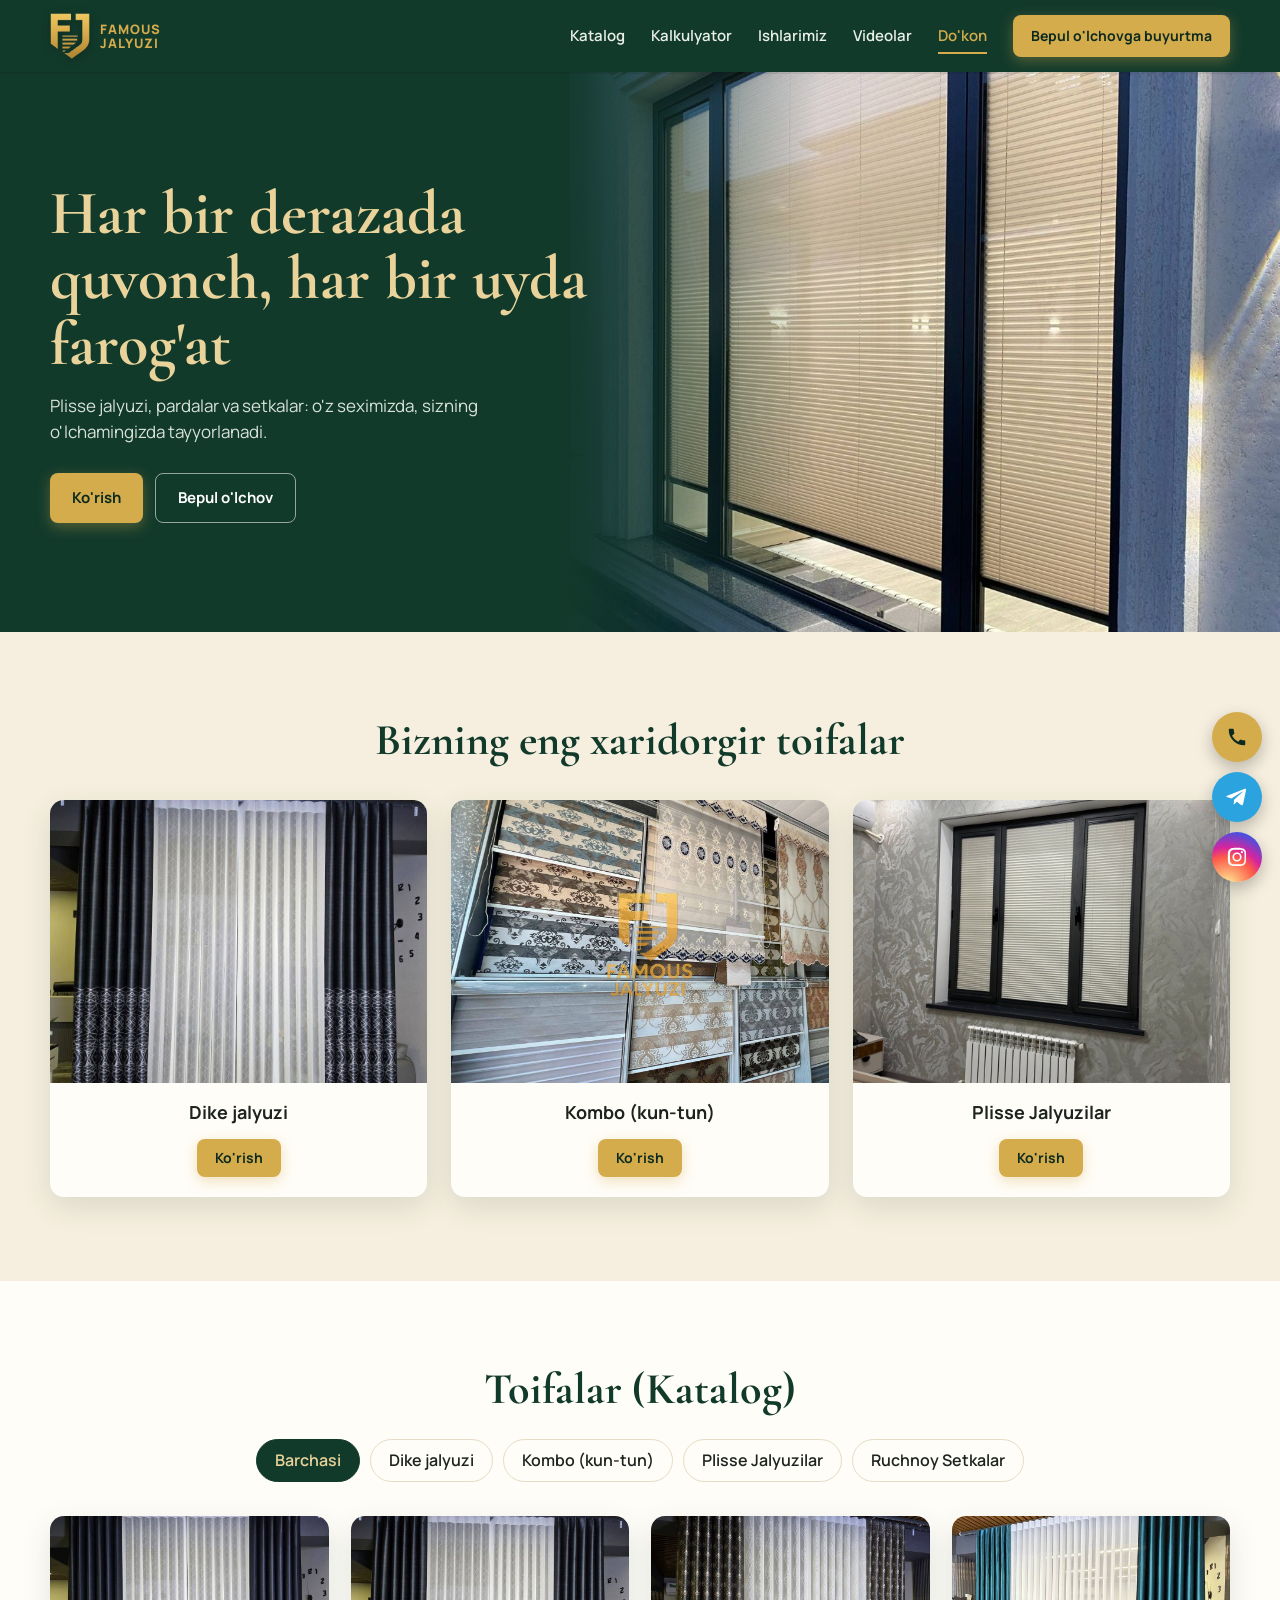
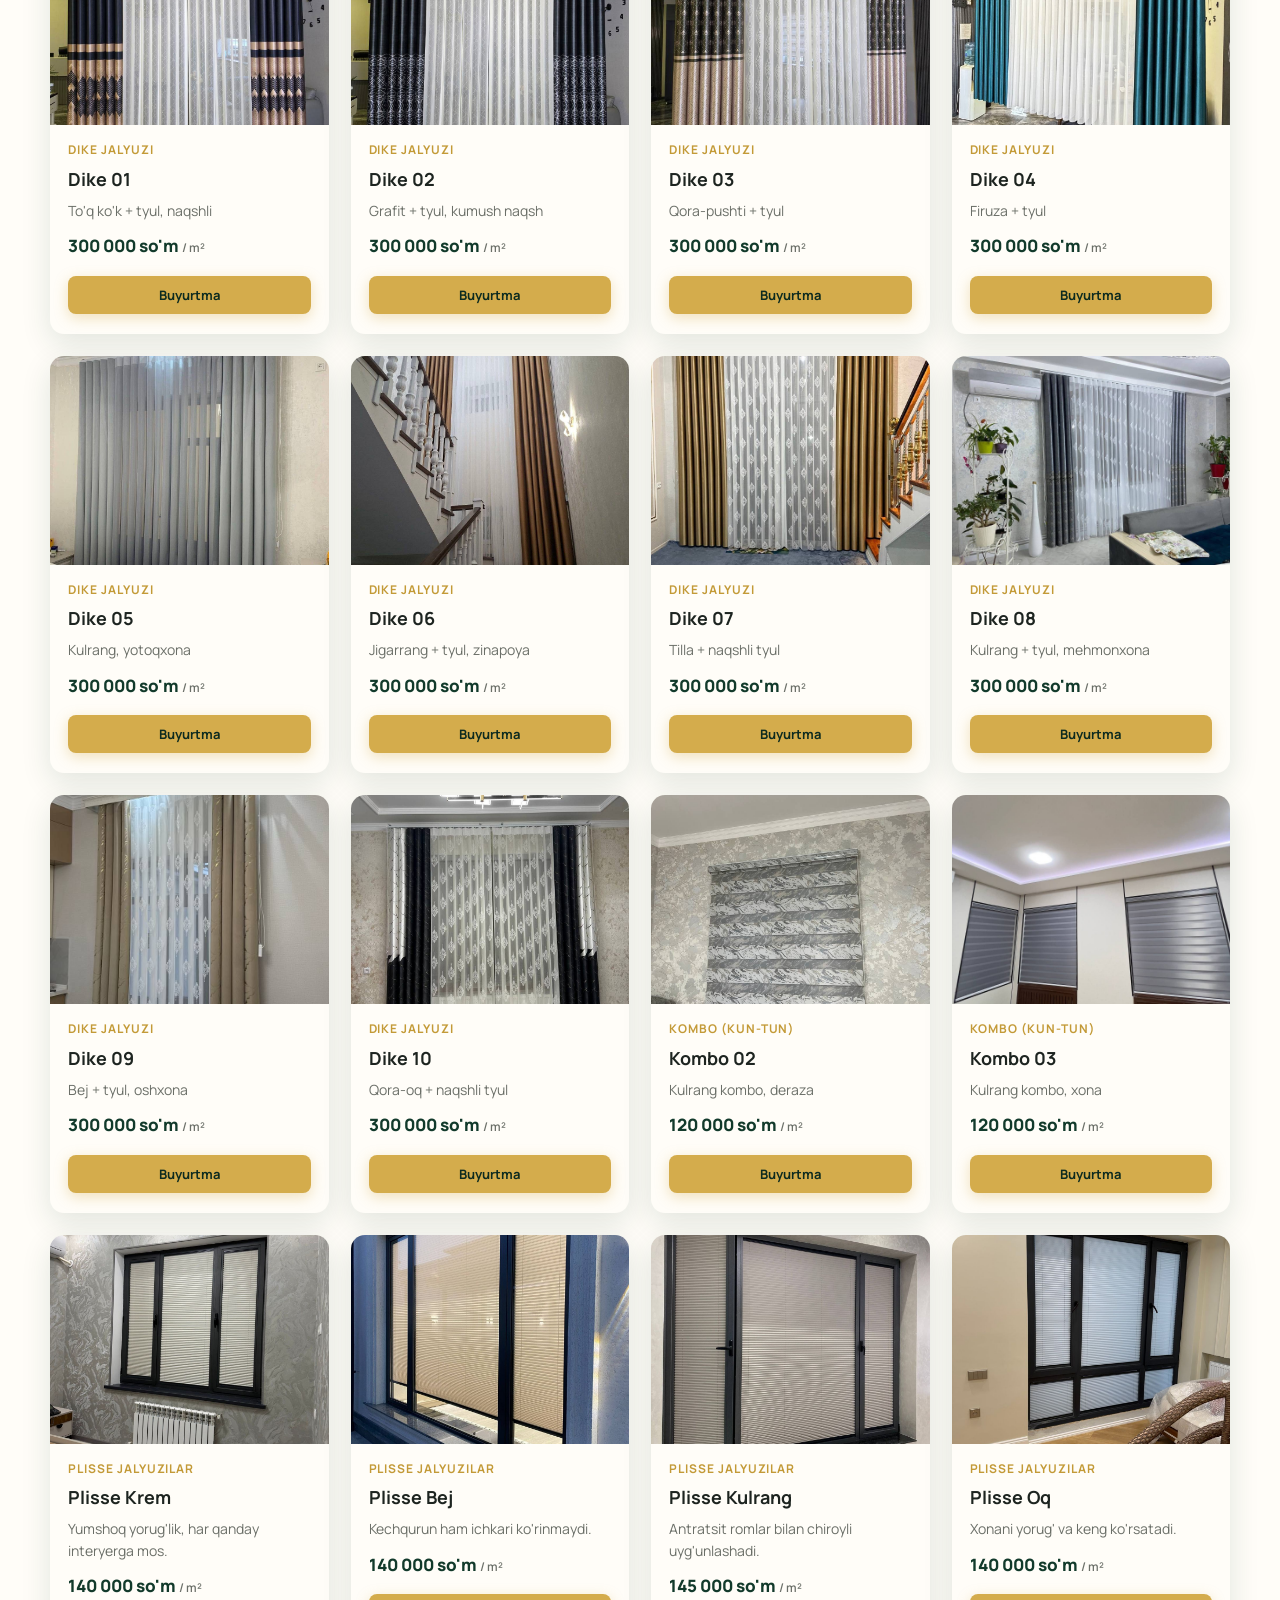
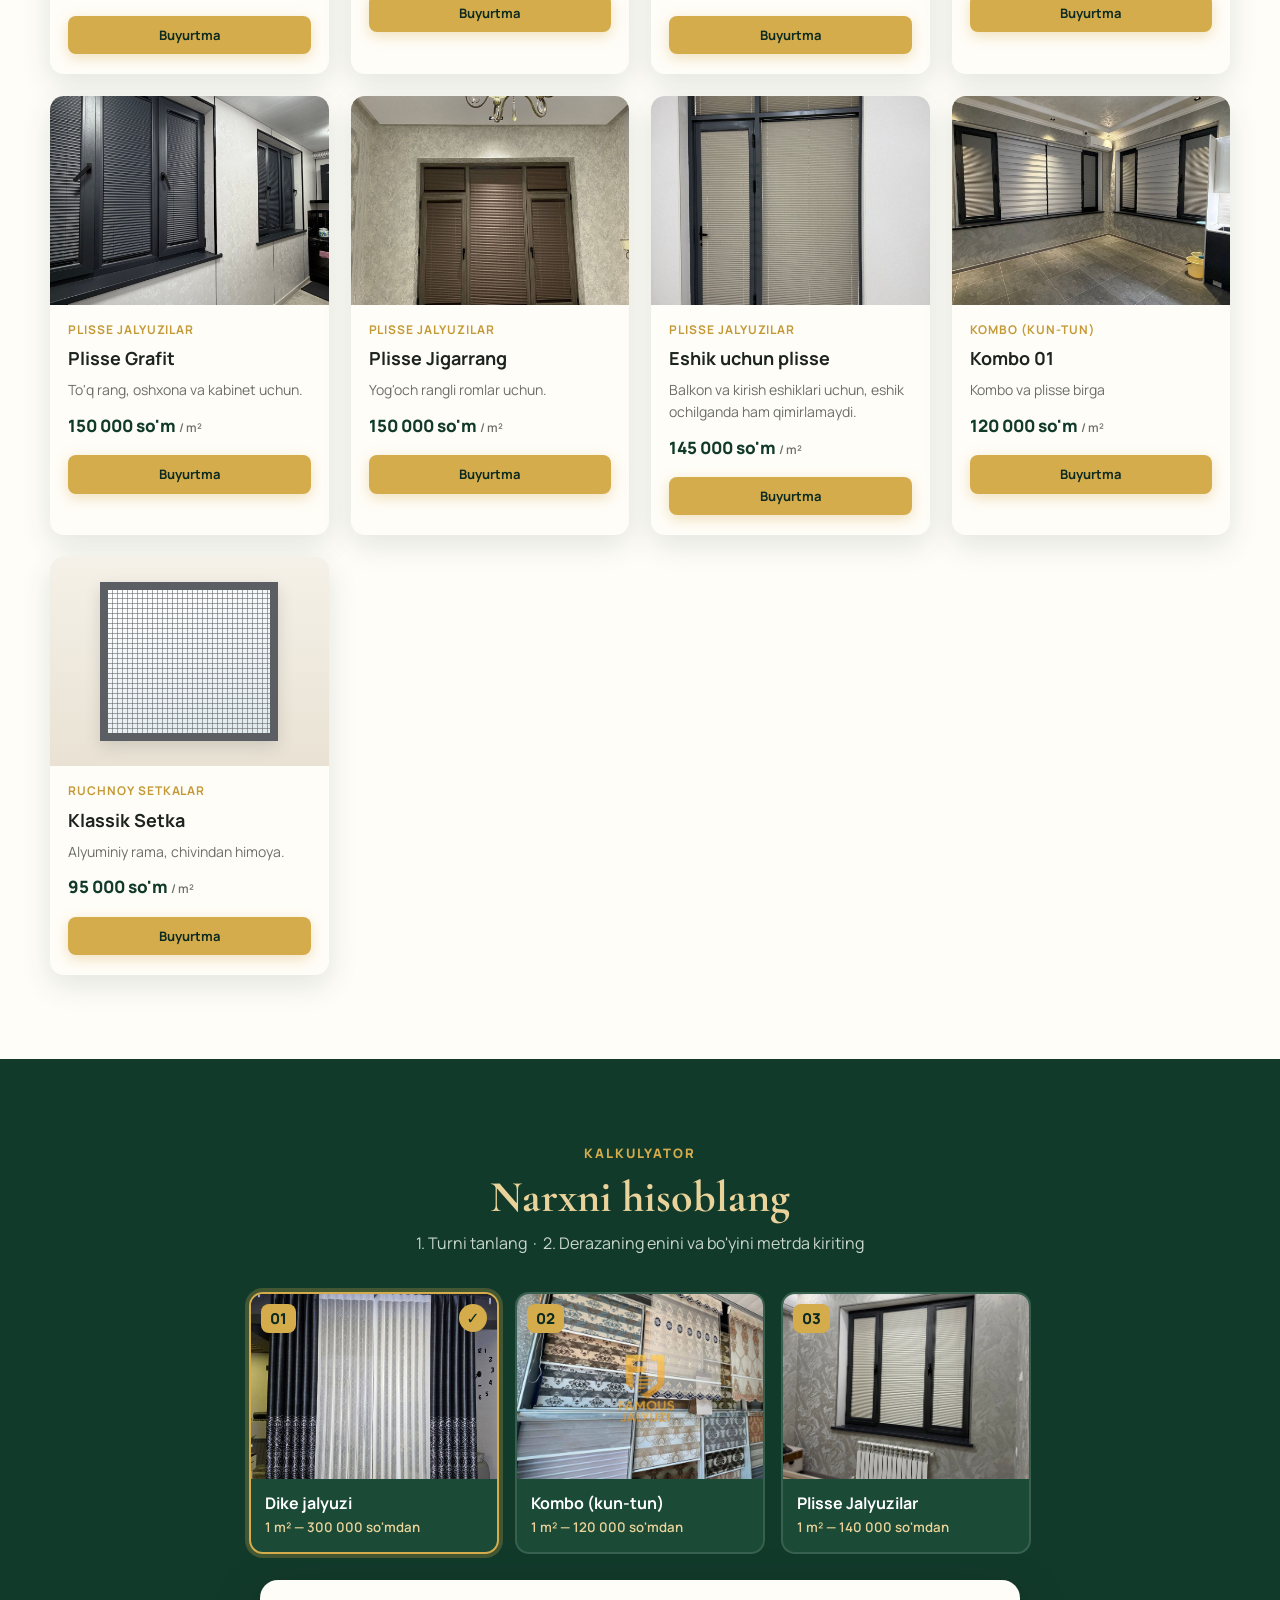
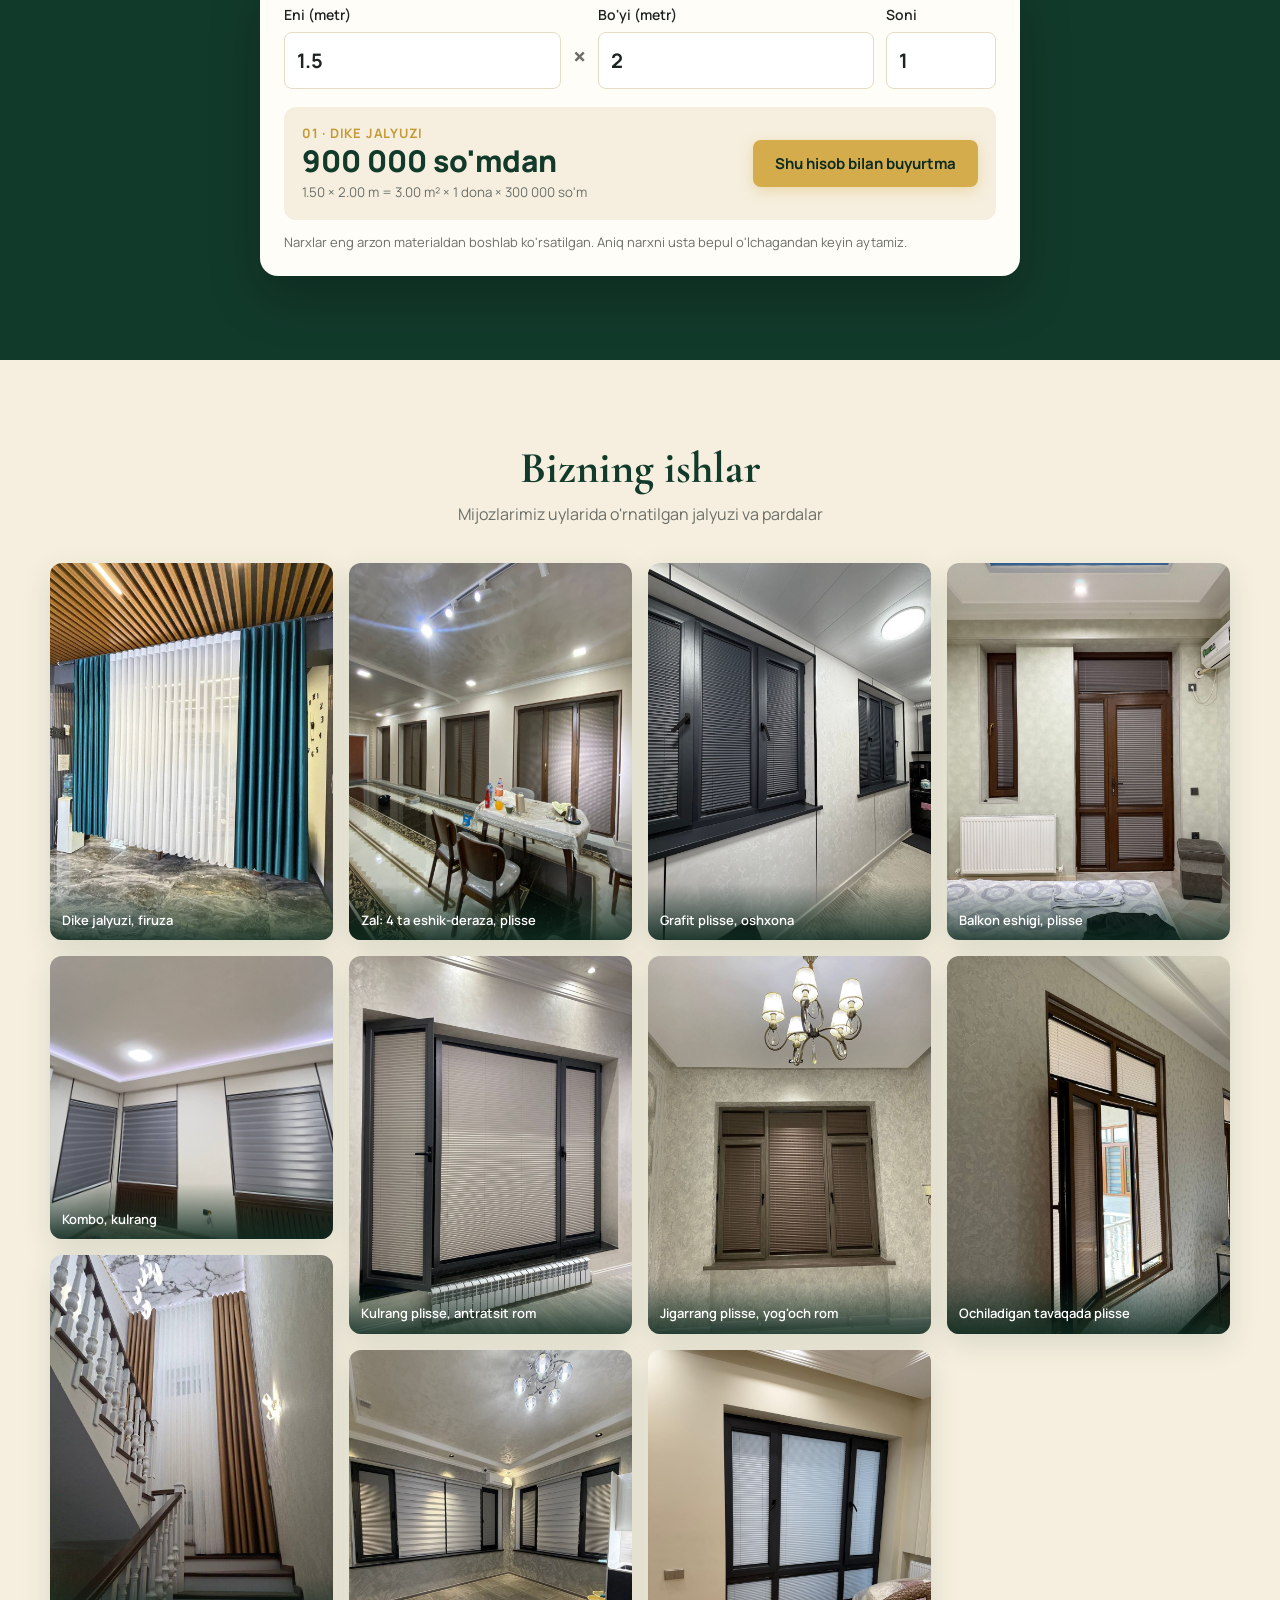
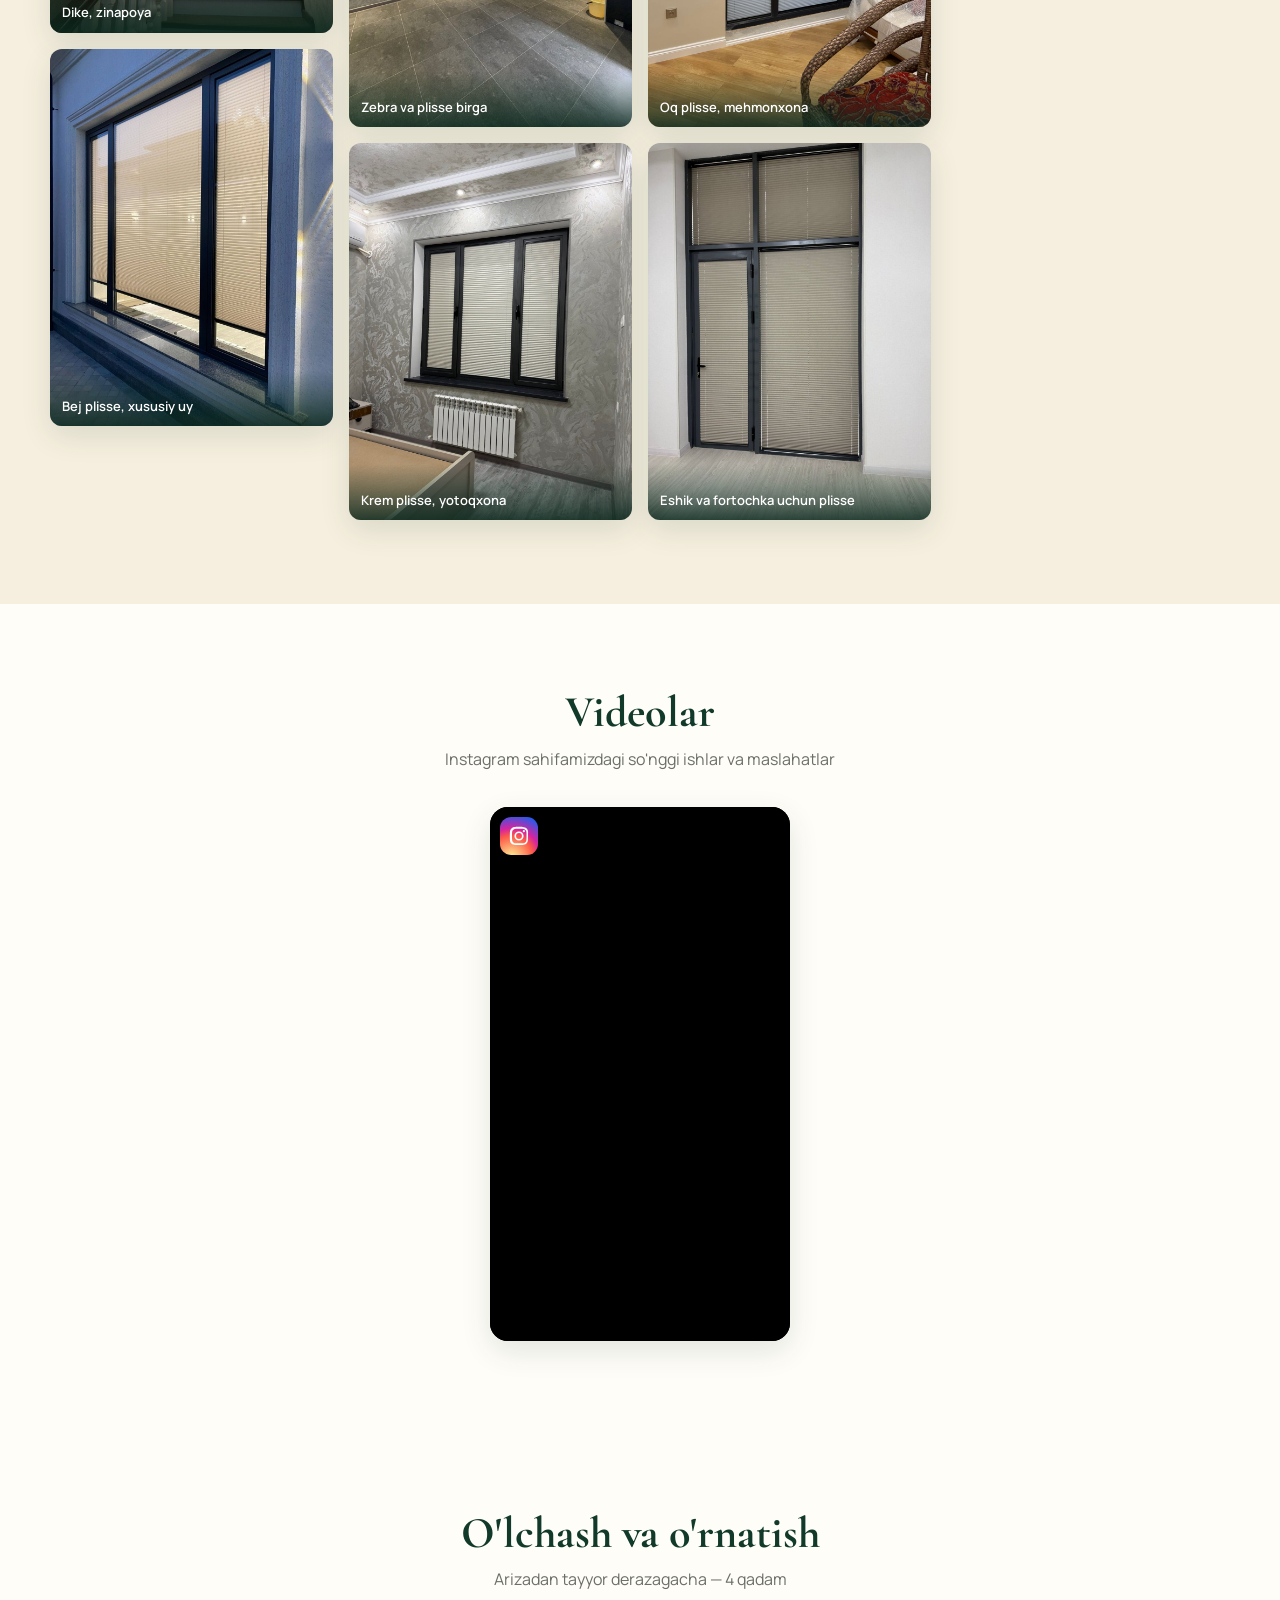
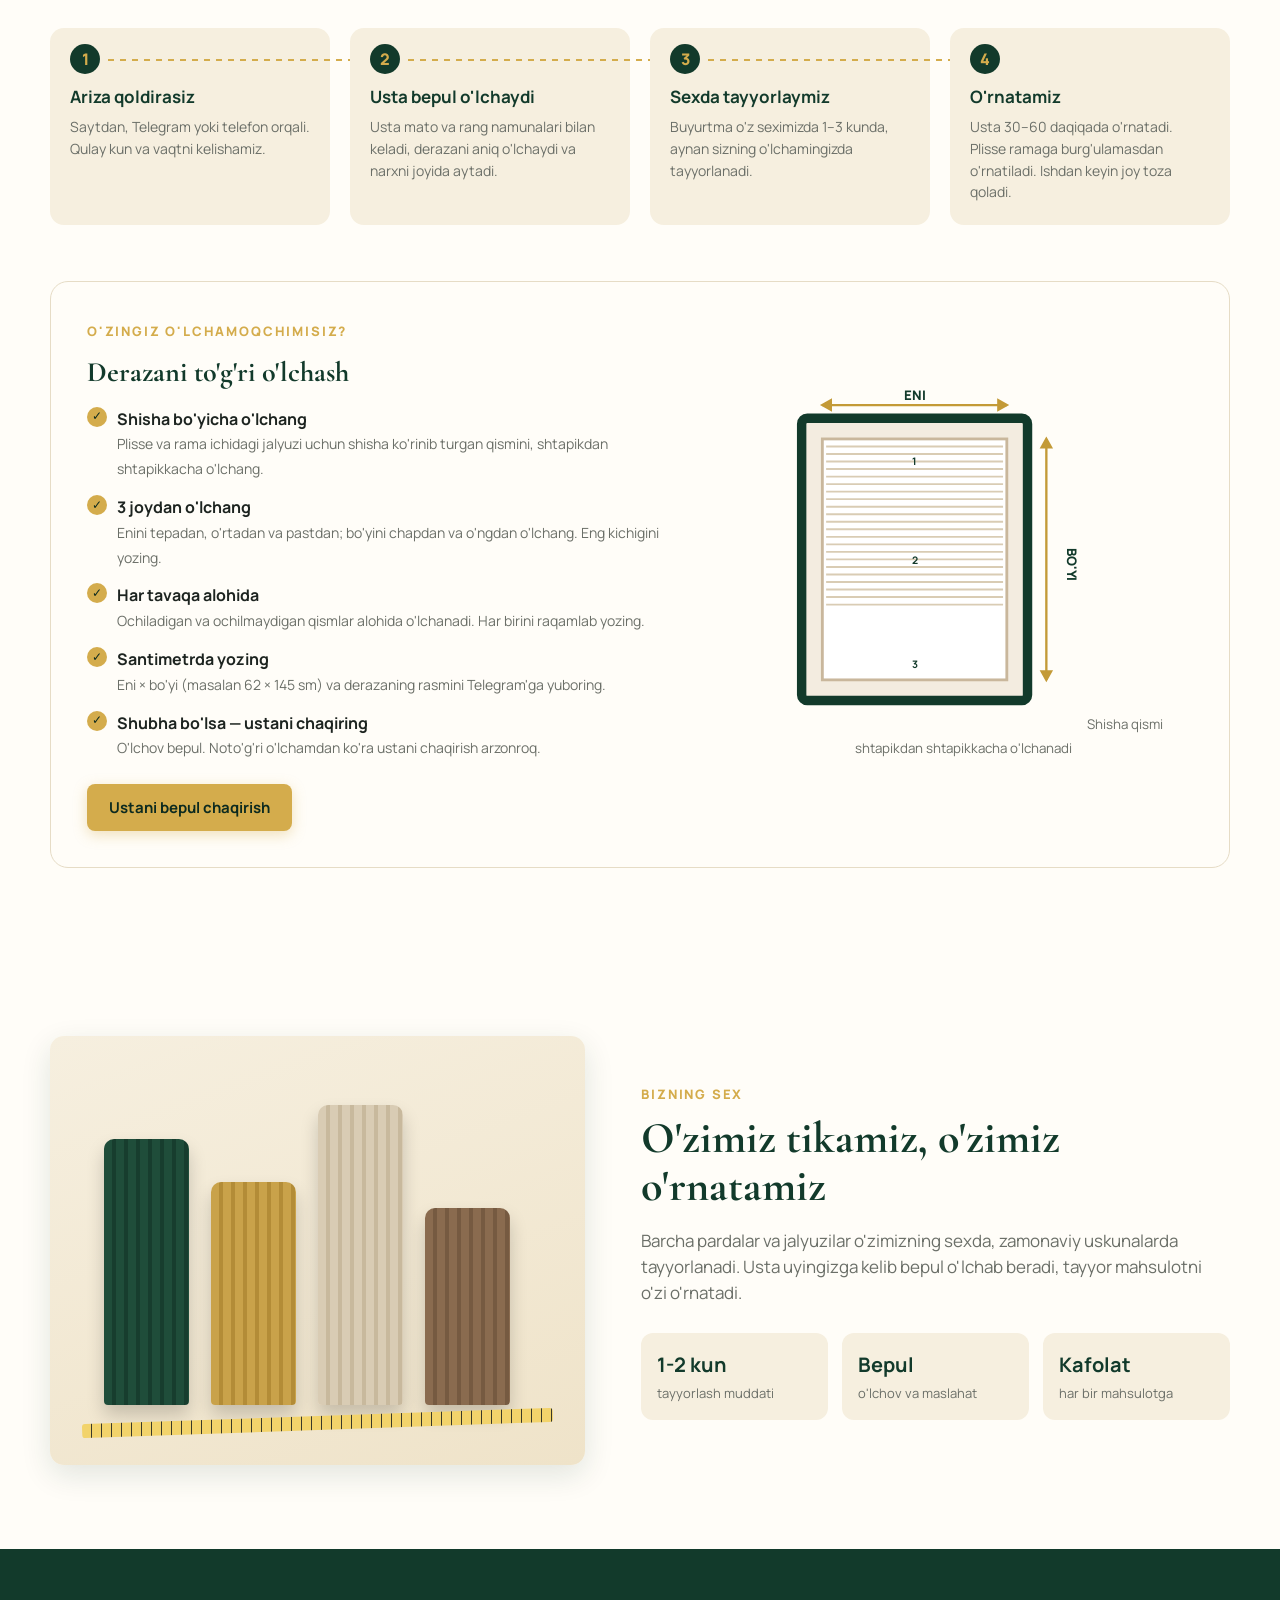
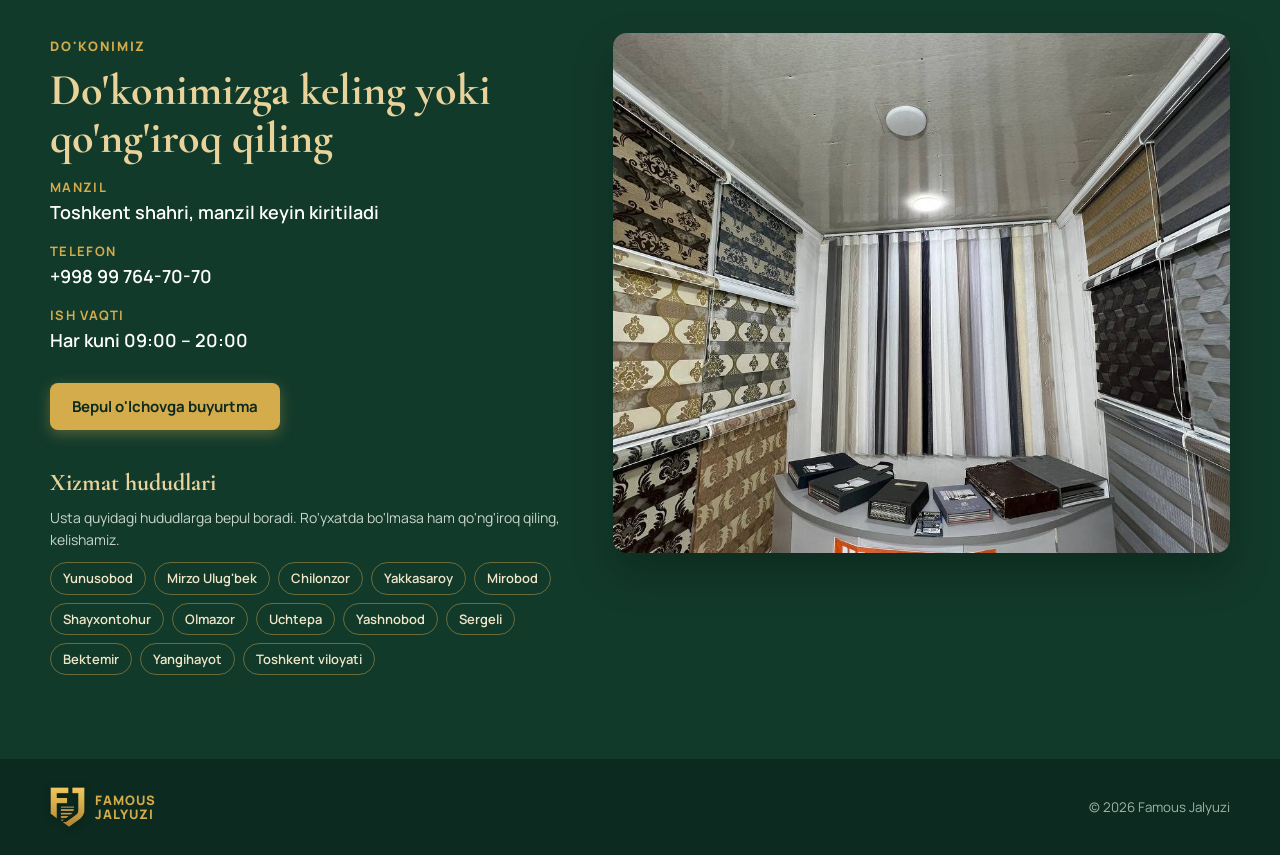
<file: index.html>
<!doctype html>
<html lang="uz">
<head>
<meta charset="utf-8">
<meta name="viewport" content="width=device-width, initial-scale=1, viewport-fit=cover">
<title>Famous Jalyuzi | Pardalar, jalyuzi va setkalar</title>
<meta name="description" content="Famous Jalyuzi: DK pardalar, plisse jalyuzi, rulon pardalar va setkalar. O'z seximizda tikiladi, bepul o'lchov va o'rnatish.">
<meta name="theme-color" content="#123a2b">
<link rel="preconnect" href="https://fonts.googleapis.com">
<link rel="preconnect" href="https://fonts.gstatic.com" crossorigin>
<link href="https://fonts.googleapis.com/css2?family=Cormorant+Garamond:wght@600;700&family=Manrope:wght@400;500;600;700;800&display=swap" rel="stylesheet">
<link rel="icon" type="image/png" href="images/favicon.png">
<link rel="stylesheet" href="style.css">
</head>
<body>

<header class="hdr" id="hdr">
  <div class="wrap hdr__in">
    <a href="#top" class="logo" aria-label="Famous Jalyuzi">
      <img class="logo__img" src="images/logo.png" alt="" width="40" height="46">
      <span class="logo__t">FAMOUS<br>JALYUZI</span>
    </a>
    <nav class="nav" id="nav">
      <a href="#katalog">Katalog</a>
      <a href="#kalkulyator">Kalkulyator</a>
      <a href="#ishlar">Ishlarimiz</a>
      <a href="#videolar" hidden>Videolar</a>
      <a href="#dokon">Do'kon</a>
      <button class="btn btn--gold nav__cta" data-order>Bepul o'lchovga buyurtma</button>
    </nav>
    <button class="burger" id="burger" aria-label="Menyu" aria-expanded="false"><span></span><span></span><span></span></button>
  </div>
</header>

<main id="top">

  <section class="hero" id="hero">
    <div class="hero__art" id="heroArt" aria-hidden="true">
      <div class="room">
        <div class="win win--l"><i class="slats"></i></div>
        <div class="win win--r"><i class="slats"></i></div>
        <div class="drape drape--1"></div><div class="drape drape--2"></div><div class="drape drape--3"></div>
        <div class="sofa"></div><div class="lamp"></div>
      </div>
    </div>
    <div class="hero__shade"></div>
    <div class="wrap hero__in">
      <h1 id="heroTitle">Har bir derazada quvonch, har bir uyda farog'at</h1>
      <p id="heroText"></p>
      <div class="hero__btns">
        <a class="btn btn--gold" href="#katalog">Ko'rish</a>
        <button class="btn btn--ghost hide-sm" data-order>Bepul o'lchov</button>
      </div>
      <button class="btn btn--gold btn--wide show-sm" data-order>Bepul o'lchov</button>
    </div>
  </section>

  <section class="sec sec--cream" id="toifalar">
    <div class="wrap">
      <h2 class="h2 center">Bizning eng xaridorgir toifalar</h2>
      <div class="cats" id="featured"></div>
    </div>
  </section>

  <section class="sec" id="katalog">
    <div class="wrap">
      <h2 class="h2 center">Toifalar (Katalog)</h2>
      <div class="chips" id="chips" role="tablist"></div>
      <div class="grid" id="grid"></div>
      <p class="empty" id="empty" hidden>Bu toifada hozircha mahsulot yo'q.</p>
    </div>
  </section>

  <section class="sec sec--green" id="kalkulyator">
    <div class="wrap">
      <span class="kicker center-block">Kalkulyator</span>
      <h2 class="h2 center">Narxni hisoblang</h2>
      <p class="sub center calc-sub">1. Turni tanlang &nbsp;·&nbsp; 2. Derazaning enini va bo'yini metrda kiriting</p>
      <div class="ctypes" id="ctypes" role="radiogroup" aria-label="Jalyuzi turi"></div>
      <div class="cbox">
        <div class="cbox__in">
          <label>Eni (metr)<input id="cW" type="text" inputmode="decimal" autocomplete="off" value="1.5" placeholder="masalan 1.5"></label>
          <span class="cx">×</span>
          <label>Bo'yi (metr)<input id="cH" type="text" inputmode="decimal" autocomplete="off" value="2" placeholder="masalan 2.1"></label>
          <label class="cq">Soni<input id="cQ" type="number" inputmode="numeric" min="1" max="50" value="1"></label>
        </div>
        <div class="cres">
          <div><span id="cType">—</span><b id="cRes">0 so'm</b><small id="cArea"></small></div>
          <button type="button" class="btn btn--gold" id="cOrder">Shu hisob bilan buyurtma</button>
        </div>
        <p class="cnote" id="cNote"></p>
      </div>
    </div>
  </section>

  <section class="sec sec--cream" id="ishlar">
    <div class="wrap">
      <h2 class="h2 center">Bizning ishlar</h2>
      <p class="sub center">Mijozlarimiz uylarida o'rnatilgan jalyuzi va pardalar</p>
      <div class="gal" id="gallery"></div>
    </div>
  </section>

  <section class="sec" id="videolar" hidden>
    <div class="wrap">
      <h2 class="h2 center">Videolar</h2>
      <p class="sub center">Instagram sahifamizdagi so'nggi ishlar va maslahatlar</p>
      <div class="videos" id="videos"></div>
    </div>
  </section>

  <section class="sec" id="ornatish">
    <div class="wrap">
      <h2 class="h2 center">O'lchash va o'rnatish</h2>
      <p class="sub center">Arizadan tayyor derazagacha — 4 qadam</p>
      <ol class="steps" id="steps"></ol>
      <div class="measure">
        <div class="measure__l">
          <span class="kicker">O'zingiz o'lchamoqchimisiz?</span>
          <h3 class="h3">Derazani to'g'ri o'lchash</h3>
          <ul class="tips" id="tips"></ul>
          <button class="btn btn--gold" data-order>Ustani bepul chaqirish</button>
        </div>
        <div class="measure__art" aria-hidden="true">
          <svg viewBox="0 0 340 360" role="img">
            <rect x="40" y="30" width="240" height="300" rx="6" fill="#f3ece0" stroke="#123a2b" stroke-width="10"/>
            <rect x="62" y="52" width="196" height="256" fill="#fff" stroke="#c9b79c" stroke-width="3"/>
            <g stroke="#d9ccb4" stroke-width="2"><line x1="66" y1="60" x2="254" y2="60"/><line x1="66" y1="68" x2="254" y2="68"/><line x1="66" y1="76" x2="254" y2="76"/><line x1="66" y1="84" x2="254" y2="84"/><line x1="66" y1="92" x2="254" y2="92"/><line x1="66" y1="100" x2="254" y2="100"/><line x1="66" y1="108" x2="254" y2="108"/><line x1="66" y1="116" x2="254" y2="116"/><line x1="66" y1="124" x2="254" y2="124"/><line x1="66" y1="132" x2="254" y2="132"/><line x1="66" y1="140" x2="254" y2="140"/><line x1="66" y1="148" x2="254" y2="148"/><line x1="66" y1="156" x2="254" y2="156"/><line x1="66" y1="164" x2="254" y2="164"/><line x1="66" y1="172" x2="254" y2="172"/><line x1="66" y1="180" x2="254" y2="180"/><line x1="66" y1="188" x2="254" y2="188"/><line x1="66" y1="196" x2="254" y2="196"/><line x1="66" y1="204" x2="254" y2="204"/><line x1="66" y1="212" x2="254" y2="212"/><line x1="66" y1="220" x2="254" y2="220"/><line x1="66" y1="228" x2="254" y2="228"/></g>
            <g stroke="#c39a37" stroke-width="2.5" fill="#c39a37">
              <line x1="62" y1="16" x2="258" y2="16"/><path d="M62 16l9-5v10zM258 16l-9-5v10z"/>
              <line x1="300" y1="52" x2="300" y2="308"/><path d="M300 52l-5 9h10zM300 308l-5-9h10z"/>
            </g>
            <text x="160" y="11" text-anchor="middle" font-family="Manrope" font-weight="800" font-size="14" fill="#123a2b">ENI</text>
            <text x="322" y="185" text-anchor="middle" font-family="Manrope" font-weight="800" font-size="14" fill="#123a2b" transform="rotate(90 322 185)">BO'YI</text>
            <g fill="#123a2b" font-family="Manrope" font-size="11" font-weight="700"><text x="160" y="80" text-anchor="middle">1</text><text x="160" y="185" text-anchor="middle">2</text><text x="160" y="295" text-anchor="middle">3</text></g>
          </svg>
          <small>Shisha qismi shtapikdan shtapikkacha o'lchanadi</small>
        </div>
      </div>
    </div>
  </section>



  <section class="sec" id="sex">
    <div class="wrap sex">
      <div class="sex__art" aria-hidden="true">
        <div class="roll r1"></div><div class="roll r2"></div><div class="roll r3"></div><div class="roll r4"></div>
        <div class="tape"></div>
      </div>
      <div>
        <span class="kicker">Bizning Sex</span>
        <h2 class="h2">O'zimiz tikamiz, o'zimiz o'rnatamiz</h2>
        <p id="sexText"></p>
        <ul class="stats">
          <li><b>1-2 kun</b><span>tayyorlash muddati</span></li>
          <li><b>Bepul</b><span>o'lchov va maslahat</span></li>
          <li><b>Kafolat</b><span>har bir mahsulotga</span></li>
        </ul>
      </div>
    </div>
  </section>

  <section class="sec sec--green" id="dokon">
    <div class="wrap addr">
      <div>
        <span class="kicker">Do'konimiz</span>
        <h2 class="h2">Do'konimizga keling yoki qo'ng'iroq qiling</h2>
        <ul class="addr__list">
          <li><span>Manzil</span><b id="sAddr"></b></li>
          <li><span>Telefon</span><a id="sPhone" href="#"></a></li>
          <li><span>Ish vaqti</span><b id="sTime"></b></li>
        </ul>
        <button class="btn btn--gold" data-order>Bepul o'lchovga buyurtma</button>
        <div class="areas">
          <h3 class="h3">Xizmat hududlari</h3>
          <p id="areasNote"></p>
          <ul id="areas"></ul>
        </div>
      </div>
      <div class="dokon-r"><img class="dokon-img" id="storeImg" alt="Famous Jalyuzi do'koni" loading="lazy" hidden>
      <div class="map" id="map"><div class="map__ph">Xarita havolasi admin paneldan kiritiladi</div></div></div>
    </div>
  </section>
</main>

<footer class="ftr">
  <div class="wrap ftr__in">
    <span class="logo"><img class="logo__img" src="images/logo.png" alt="" width="40" height="46"><span class="logo__t">FAMOUS<br>JALYUZI</span></span>
    <small>&copy; <span id="year"></span> Famous Jalyuzi</small>
  </div>
</footer>

<div class="social" id="social" aria-label="Ijtimoiy tarmoqlar"></div>

<div class="lb" id="lb" aria-hidden="true">
  <button class="lb__x" data-lbx aria-label="Yopish">&times;</button>
  <button class="lb__n lb__p" data-lbn="-1" aria-label="Oldingi">&#8249;</button>
  <figure><img id="lbImg" alt=""><figcaption id="lbCap"></figcaption></figure>
  <button class="lb__n lb__nx" data-lbn="1" aria-label="Keyingi">&#8250;</button>
</div>

<div class="modal" id="modal" aria-hidden="true" role="dialog" aria-labelledby="mTitle">
  <div class="modal__bg" data-close></div>
  <form class="modal__box" id="orderForm">
    <button type="button" class="modal__x" data-close aria-label="Yopish">&times;</button>
    <h3 id="mTitle">Bepul o'lchovga buyurtma</h3>
    <p class="muted">Raqamingizni qoldiring, usta siz bilan bog'lanadi.</p>
    <label>Ismingiz<input name="name" required autocomplete="name"></label>
    <label>Telefon<input name="phone" required type="tel" autocomplete="tel" placeholder="+998"></label>
    <label>Izoh<textarea name="note" rows="3" id="oNote"></textarea></label>
    <button class="btn btn--gold btn--wide" type="submit">Yuborish</button>
    <p class="msg" id="oMsg" role="status"></p>
  </form>
</div>

<script src="app.js"></script>
</body>
</html>
</file>
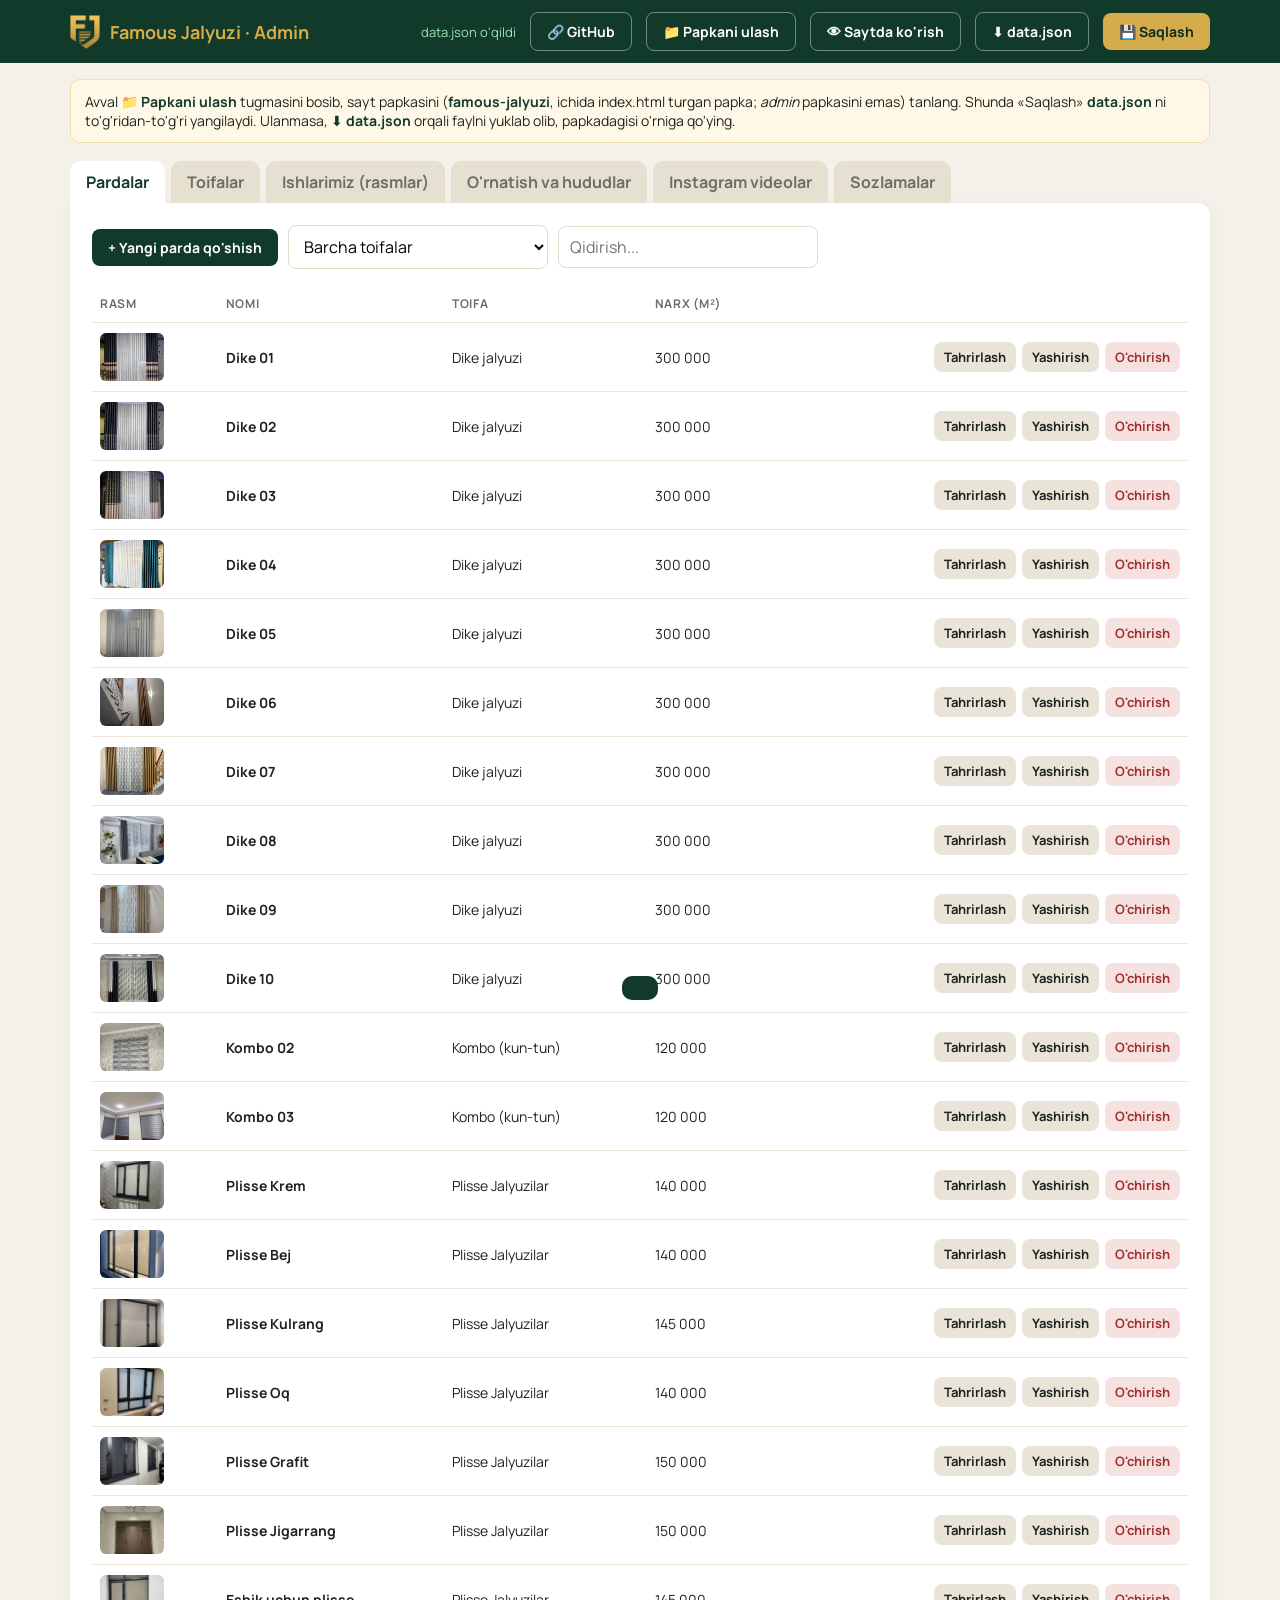
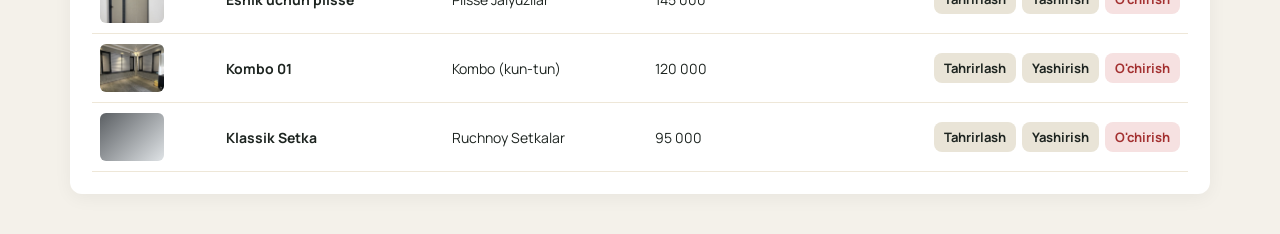
<file: admin/index.html>
<!doctype html>
<html lang="uz">
<head>
<meta charset="utf-8">
<meta name="viewport" content="width=device-width, initial-scale=1">
<meta name="robots" content="noindex,nofollow">
<link rel="icon" type="image/png" href="../images/favicon.png">
<title>Admin | Famous Jalyuzi</title>
<link href="https://fonts.googleapis.com/css2?family=Manrope:wght@400;500;600;700;800&display=swap" rel="stylesheet">
<style>
:root{--green:#123a2b;--green-2:#1b4a37;--gold:#d4ac4c;--cream:#f6efdf;--line:#e3dccb;--ink:#1d2420;--muted:#6b6f68;--red:#a33030}
*{box-sizing:border-box}
body{margin:0;font-family:Manrope,system-ui,sans-serif;background:#f4f1ea;color:var(--ink)}
button,input,select,textarea{font:inherit}
.top{background:var(--green);color:#fff;position:sticky;top:0;z-index:10}
.top__in{max-width:1180px;margin:auto;padding:12px 20px;display:flex;align-items:center;gap:14px;flex-wrap:wrap}
.top h1{font-size:18px;margin:0 auto 0 0;color:var(--gold)}
.st{font-size:13px;color:#c9d6cc}
.st.dirty{color:#ffd27a}.st.ok{color:#9be3b5}
.btn{border:0;border-radius:8px;padding:9px 16px;font-weight:700;cursor:pointer;font-size:14px;background:#e9e4d7;color:var(--ink)}
.btn:hover{filter:brightness(.96)}
.btn--gold{background:var(--gold);color:#0c2a1f}
.btn--green{background:var(--green);color:#fff}
.btn--ghost{background:transparent;color:#fff;border:1.5px solid rgba(255,255,255,.4)}
.btn--red{background:#f6e1e1;color:var(--red)}
.btn--sm{padding:6px 10px;font-size:13px}
.tabs{max-width:1180px;margin:18px auto 0;padding:0 20px;display:flex;gap:6px;flex-wrap:wrap}
.tab{padding:10px 16px;border-radius:10px 10px 0 0;background:#e6e0d1;border:0;cursor:pointer;font-weight:700;color:var(--muted)}
.tab.on{background:#fff;color:var(--green)}
.panel{max-width:1180px;margin:0 auto 40px;padding:0 20px}
.box{background:#fff;border-radius:0 12px 12px 12px;padding:22px;box-shadow:0 4px 18px rgba(0,0,0,.05)}
.note{background:#fff8e6;border:1px solid #f0dfaf;border-radius:10px;padding:12px 14px;margin:16px auto 0;max-width:1140px;font-size:14px}
.note b{color:var(--green)}
.bar{display:flex;gap:10px;align-items:center;flex-wrap:wrap;margin-bottom:16px}
.bar input,.bar select{max-width:260px}
table{width:100%;border-collapse:collapse}
th,td{text-align:left;padding:10px 8px;border-bottom:1px solid #eee7d8;vertical-align:middle;font-size:14px}
th{font-size:12px;text-transform:uppercase;letter-spacing:.06em;color:var(--muted)}
.th{width:64px;height:48px;border-radius:6px;object-fit:cover;background:linear-gradient(135deg,var(--c1,#ccc),var(--c2,#eee));display:block}
.acts{display:flex;gap:6px;justify-content:flex-end;flex-wrap:wrap}
.muted{color:var(--muted)}
.off{opacity:.45}
label{display:grid;gap:5px;font-size:13px;font-weight:700;color:#3b423d}
input,select,textarea{width:100%;border:1.5px solid var(--line);border-radius:8px;padding:9px 11px;background:#fff;outline:none}
input:focus,select:focus,textarea:focus{border-color:var(--gold)}
input[type=color]{padding:2px;height:40px}
input[type=checkbox]{width:auto}
.chk{display:flex;align-items:center;gap:8px;font-weight:600}
.g2{display:grid;grid-template-columns:1fr 1fr;gap:14px}
.g3{display:grid;grid-template-columns:1fr 1fr 1fr;gap:14px}
.form{display:grid;gap:14px}
.dlg{position:fixed;inset:0;background:rgba(10,30,22,.55);display:none;place-items:center;z-index:20;padding:16px}
.dlg.open{display:grid}
.dlg__b{background:#fff;border-radius:14px;padding:24px;width:min(560px,100%);max-height:92vh;overflow:auto}
.dlg__b h2{margin:0 0 14px;color:var(--green)}
.pv{display:flex;gap:12px;align-items:center}
.pv img,.pv .ph{width:120px;height:90px;object-fit:cover;border-radius:8px;background:#eee}
.vid{display:flex;align-items:center;gap:12px;padding:12px;border:1px solid #eee7d8;border-radius:10px;margin-bottom:10px}
.vid__i{width:44px;height:44px;border-radius:10px;flex:none;background:radial-gradient(circle at 30% 107%,#fdf497 0%,#fd5949 45%,#d6249f 60%,#285aeb 90%)}
.vid__t{flex:1;min-width:0}
.vid__t a{font-size:13px;color:var(--muted);word-break:break-all}
.toast{position:fixed;left:50%;bottom:20px;transform:translateX(-50%) translateY(120px);background:var(--green);color:#fff;padding:12px 18px;border-radius:10px;font-weight:600;transition:.3s;z-index:30;max-width:90vw}
.toast.on{transform:translateX(-50%)}
.toast.bad{background:var(--red)}
.ggrid{display:grid;grid-template-columns:repeat(auto-fill,minmax(170px,1fr));gap:14px}
.gi{border:1px solid #eee7d8;border-radius:10px;overflow:hidden;background:#faf8f3}
.gi img{width:100%;aspect-ratio:3/4;object-fit:cover;display:block}
.gi input{border:0;border-top:1px solid #eee7d8;border-radius:0;font-size:13px}
.gi .acts{padding:6px;justify-content:space-between}
.vpv{width:120px;aspect-ratio:9/16;flex:none;position:relative;overflow:hidden;border-radius:10px;background:#111}
.vpv iframe{position:absolute;left:-21.11%;top:-56px;width:142.22%;height:calc(100% + 476px);border:0;pointer-events:none}
.err{color:var(--red);font-size:13px;font-weight:600;min-height:1em}
@media(max-width:700px){.g2,.g3{grid-template-columns:1fr}.hide-sm{display:none}}
</style>
</head>
<body>

<div class="top"><div class="top__in">
  <h1 style="display:flex;align-items:center;gap:10px"><img src="../images/logo.png" alt="" style="height:34px">Famous Jalyuzi · Admin</h1>
  <span class="st" id="st">Yuklanmoqda...</span>
  <button class="btn btn--ghost" id="bGh">🔗 GitHub</button>
  <button class="btn btn--ghost" id="bConnect">📁 Papkani ulash</button>
  <button class="btn btn--ghost" id="bPreview">👁 Saytda ko'rish</button>
  <button class="btn btn--ghost" id="bDownload" title="data.json faylini yuklab olish">⬇ data.json</button>
  <button class="btn btn--gold" id="bSave">💾 Saqlash</button>
</div></div>

<div class="note" id="note"></div>

<div class="tabs" role="tablist">
  <button class="tab on" data-tab="prod">Pardalar</button>
  <button class="tab" data-tab="cats">Toifalar</button>
  <button class="tab" data-tab="gal">Ishlarimiz (rasmlar)</button>
  <button class="tab" data-tab="info">O'rnatish va hududlar</button>
  <button class="tab" data-tab="vids">Instagram videolar</button>
  <button class="tab" data-tab="set">Sozlamalar</button>
</div>

<div class="panel">
  <section class="box" data-p="prod">
    <div class="bar">
      <button class="btn btn--green" id="addProd">+ Yangi parda qo'shish</button>
      <select id="fCat"></select>
      <input id="fQ" placeholder="Qidirish...">
    </div>
    <table><thead><tr><th>Rasm</th><th>Nomi</th><th class="hide-sm">Toifa</th><th>Narx (m²)</th><th></th></tr></thead><tbody id="tProd"></tbody></table>
  </section>

  <section class="box" data-p="cats" hidden>
    <div class="bar"><button class="btn btn--green" id="addCat">+ Yangi toifa</button><span class="muted">“Bosh sahifada” belgilangan toifalar “Eng xaridorgir toifalar” blokida chiqadi.</span></div>
    <table><thead><tr><th>Rasm</th><th>Nomi</th><th>Mahsulot</th><th>Kalkulyator (1 m²)</th><th>Bosh sahifada</th><th></th></tr></thead><tbody id="tCat"></tbody></table>
  </section>

  <section class="box" data-p="vids" hidden>
    <form class="form" id="vForm">
      <div class="g2">
        <label>Instagram havolasi (Reels yoki post)<input id="vUrl" placeholder="https://www.instagram.com/reel/XXXXXXXX/" required></label>
        <label>Sarlavha (ixtiyoriy)<input id="vTitle" placeholder="Masalan: Plisse o'rnatish"></label>
      </div>
      <div><button class="btn btn--green">+ Video qo'shish</button> <span class="err" id="vErr"></span></div>
    </form>
    <p class="muted">Instagram'da videoni oching → “…” → <b>Havolani nusxalash</b> → shu yerga qo'ying. Saytda faqat videoning o'zi chiqadi (Instagram sarlavhasi va izohlarsiz). Sahifa ochiq (public) bo'lishi kerak.</p>
    <div id="vList"></div>
  </section>

  <section class="box" data-p="gal" hidden>
    <div class="bar">
      <label class="btn btn--green" style="display:inline-block;cursor:pointer">+ Rasm qo'shish<input type="file" accept="image/*" id="gFile" multiple hidden></label>
      <span class="muted">Bir nechta rasmni birdan tanlash mumkin. «Bizning ishlar» bo'limida chiqadi.</span>
    </div>
    <div class="ggrid" id="gList"></div>
  </section>

  <section class="box" data-p="info" hidden>
    <form class="form" id="iForm">
      <label>O'rnatish qadamlari — har qatorda bitta: <i>Sarlavha | matn</i><textarea rows="6" data-i="steps"></textarea></label>
      <label>O'lchash bo'yicha maslahatlar — har qatorda bitta: <i>Sarlavha | matn</i><textarea rows="7" data-i="measureTips"></textarea></label>
      <label>Xizmat hududlari (joy nomlari) — har qatorda bitta<textarea rows="8" data-i="areas"></textarea></label>
      <label>Hududlar ostidagi izoh<input data-i="areasNote"></label>
    </form>
  </section>

  <section class="box" data-p="set" hidden>
    <form class="form" id="sForm"></form>
  </section>
</div>

<div class="dlg" id="dProd"><div class="dlg__b">
  <h2 id="dpT">Parda</h2>
  <form class="form" id="pForm">
    <label>Nomi<input name="name" required></label>
    <div class="g2">
      <label>Toifa<select name="cat" id="pCat"></select></label>
      <label>Narx, so'm / m²<input name="price" type="number" min="0" step="1000"></label>
    </div>
    <label>Qisqa tavsif<textarea name="desc" rows="2"></textarea></label>
    <div class="pv"><img id="pImg" alt="" hidden><div class="ph" id="pPh"></div>
      <div class="form" style="gap:8px"><label>Rasm<input type="file" accept="image/*" id="pFile"></label><button type="button" class="btn btn--sm btn--red" id="pImgDel">Rasmni olib tashlash</button></div>
    </div>
    <div class="g3">
      <label>Rang 1 (rasm bo'lmasa)<input type="color" name="c1"></label>
      <label>Rang 2<input type="color" name="c2"></label>
      <label class="chk" style="align-self:end"><input type="checkbox" name="hidden"> Saytda yashirish</label>
    </div>
    <div class="acts"><button type="button" class="btn" data-x>Bekor</button><button class="btn btn--gold">Tayyor</button></div>
  </form>
</div></div>

<div class="dlg" id="dGh"><div class="dlg__b">
  <h2>GitHub orqali saqlash</h2>
  <p class="muted" style="margin-top:-6px">Shu ulansa, internetdagi admin paneldan «Saqlash» bosilganda o'zgarishlar GitHub'ga yoziladi va sayt (Vercel / GitHub Pages) 1–2 daqiqada o'zi yangilanadi. Token faqat shu brauzerda saqlanadi.</p>
  <form class="form" id="ghForm">
    <label>Repo<input name="repo" placeholder="abdurahmonpy/famous-jalyuzi" required></label>
    <label>Branch<input name="branch" placeholder="main"></label>
    <label>GitHub token<input name="token" type="password" autocomplete="off" placeholder="github_pat_..." required></label>
    <p class="muted" style="font-size:13px;margin:0">Token olish: GitHub → Settings → Developer settings → <b>Fine-grained tokens</b> → Generate. «Repository access»da faqat shu repoini tanlang, «Permissions → Contents»ni <b>Read and write</b> qiling.</p>
    <p class="err" id="ghErr"></p>
    <div class="acts"><button type="button" class="btn btn--red" id="ghOff">Uzish</button><button type="button" class="btn" data-x>Bekor</button><button class="btn btn--gold">Ulash</button></div>
  </form>
</div></div>

<div class="dlg" id="dCat"><div class="dlg__b">
  <h2>Toifa</h2>
  <form class="form" id="cForm">
    <label>Nomi<input name="name" required></label>
    <div class="g3">
      <label>Chizma turi<select name="style">
        <option value="drape">Parda (DK)</option><option value="pleat">Plisse</option><option value="roll">Rulon</option>
        <option value="zebra">Zebra</option><option value="mesh">Setka</option><option value="slats">Jalyuzi</option></select></label>
      <label>Rang 1<input type="color" name="c1"></label>
      <label>Rang 2<input type="color" name="c2"></label>
    </div>
    <div class="pv"><img id="cImg" alt="" hidden><div class="ph" id="cPh"></div>
      <div class="form" style="gap:8px"><label>Rasm<input type="file" accept="image/*" id="cFile"></label><button type="button" class="btn btn--sm btn--red" id="cImgDel">Rasmni olib tashlash</button></div>
    </div>
    <label>Kalkulyator uchun eng arzon narx, so‘m / 1 m² (0 yoki bo‘sh bo‘lsa, kalkulyatorda chiqmaydi)<input type="number" name="price" min="0" step="1000"></label>
    <label class="chk"><input type="checkbox" name="featured"> Bosh sahifadagi “Eng xaridorgir toifalar”da ko'rsatish</label>
    <div class="acts"><button type="button" class="btn" data-x>Bekor</button><button class="btn btn--gold">Tayyor</button></div>
  </form>
</div></div>

<div class="toast" id="toast"></div>

<script>
(function(){
"use strict";
var DRAFT="fj_admin_draft", PREVIEW="fj_preview";
var data=null, dir=null, dirty=false, editP=null, editC=null, pImg="", cImg="";

function $(s,r){return (r||document).querySelector(s)}
function $$(s,r){return Array.prototype.slice.call((r||document).querySelectorAll(s))}
function esc(s){return String(s==null?"":s).replace(/[&<>"']/g,function(c){return {"&":"&amp;","<":"&lt;",">":"&gt;",'"':"&quot;","'":"&#39;"}[c]})}
function fmt(n){return String(n||0).replace(/\B(?=(\d{3})+(?!\d))/g," ")}
function uid(){return Date.now().toString(36)+Math.random().toString(36).slice(2,6)}
function slug(s){return String(s).toLowerCase().replace(/['`ʻʼ’]/g,"").replace(/[^a-z0-9]+/g,"-").replace(/^-|-$/g,"")||"rasm"}
function toast(m,bad){var t=$("#toast");t.textContent=m;t.className="toast on"+(bad?" bad":"");clearTimeout(toast.t);toast.t=setTimeout(function(){t.className="toast"},3500)}
function catOf(id){return data.categories.filter(function(c){return c.id===id})[0]||{}}
function igPermalink(url){
  var m=String(url||"").match(/instagram\.com\/(?:[A-Za-z0-9_.]+\/)?(p|reel|reels|tv)\/([A-Za-z0-9_-]+)/i);
  if(!m) return null; var k=m[1].toLowerCase()==="reels"?"reel":m[1].toLowerCase();
  return "https://www.instagram.com/"+k+"/"+m[2]+"/";
}
function norm(d){
  d=d||{}; d.settings=d.settings||{}; ["categories","products","videos","gallery","steps","measureTips","areas"].forEach(function(k){ d[k]=d[k]||[]; }); return d;
}

/* holat */
function setSt(t,cls){var s=$("#st");s.textContent=t;s.className="st "+(cls||"")}
function touch(){
  dirty=true; setSt("Saqlanmagan o'zgarishlar bor","dirty");
  try{localStorage.setItem(DRAFT,JSON.stringify(data))}catch(e){}
}
window.addEventListener("beforeunload",function(e){ if(dirty){e.preventDefault();e.returnValue=""} });

function renderNote(){
  var n=$("#note");
  if(gh()) n.innerHTML="✅ GitHub ulangan: <b>"+esc(gh().repo)+"</b>. «Saqlash» bosilganda o'zgarishlar GitHub'ga yoziladi, sayt 1–2 daqiqada yangilanadi.";
  else if(dir) n.innerHTML="✅ Papka ulangan: <b>"+esc(dir.name)+"</b>. «Saqlash» bosilganda <b>data.json</b> va rasmlar shu papkaga yoziladi.";
  else n.innerHTML="Avval <b>📁 Papkani ulash</b> tugmasini bosib, sayt papkasini (<b>famous-jalyuzi</b>, ichida index.html turgan papka; <i>admin</i> papkasini emas) tanlang. Shunda «Saqlash» <b>data.json</b> ni to'g'ridan-to'g'ri yangilaydi. Ulanmasa, <b>⬇ data.json</b> orqali faylni yuklab olib, papkadagisi o'rniga qo'ying.";
}

/* rasmni kichraytirish (900px, jpeg) */
function resize(file){
  return new Promise(function(res,rej){
    var fr=new FileReader();
    fr.onload=function(){ var im=new Image(); im.onload=function(){
      var max=1200, w=im.width, h=im.height, k=Math.min(1,max/Math.max(w,h));
      var c=document.createElement("canvas"); c.width=Math.round(w*k); c.height=Math.round(h*k);
      c.getContext("2d").drawImage(im,0,0,c.width,c.height); res(c.toDataURL("image/jpeg",.82));
    }; im.onerror=rej; im.src=fr.result; };
    fr.onerror=rej; fr.readAsDataURL(file);
  });
}
function imgSrc(p){ p=p||""; return (!p||/^(data:|https?:|blob:|\/)/.test(p))?p:"../"+p; }  /* admin /admin/ ichida turadi */

/* PARDALAR */
function fillCatSel(sel,val,all){
  sel.innerHTML=(all?'<option value="">Barcha toifalar</option>':"")+data.categories.map(function(c){return '<option value="'+esc(c.id)+'">'+esc(c.name)+'</option>'}).join("");
  if(val!=null) sel.value=val;
}
function renderProd(){
  var f=$("#fCat").value, q=$("#fQ").value.trim().toLowerCase();
  var list=data.products.filter(function(p){return (!f||p.cat===f)&&(!q||String(p.name).toLowerCase().indexOf(q)>=0)});
  $("#tProd").innerHTML=list.map(function(p){
    var c=catOf(p.cat);
    var th=p.img?'<img class="th" src="'+esc(imgSrc(p.img))+'" alt="">':'<span class="th" style="--c1:'+esc(p.c1||c.c1)+';--c2:'+esc(p.c2||c.c2)+'"></span>';
    return '<tr class="'+(p.hidden?"off":"")+'"><td>'+th+'</td><td><b>'+esc(p.name)+'</b>'+(p.hidden?' <span class="muted">(yashirin)</span>':'')+'</td><td class="hide-sm">'+esc(c.name||"—")+'</td><td>'+(p.price?fmt(p.price):"—")+'</td>'+
      '<td><div class="acts"><button class="btn btn--sm" data-pe="'+esc(p.id)+'">Tahrirlash</button><button class="btn btn--sm" data-ph="'+esc(p.id)+'">'+(p.hidden?"Ko'rsatish":"Yashirish")+'</button><button class="btn btn--sm btn--red" data-pd="'+esc(p.id)+'">O\'chirish</button></div></td></tr>';
  }).join("")||'<tr><td colspan="5" class="muted">Hali parda yo\'q. «+ Yangi parda qo\'shish» ni bosing.</td></tr>';
}
function showPv(img,el,ph){ el.hidden=!img; ph.hidden=!!img; if(img) el.src=imgSrc(img); }
function openProd(id){
  if(!data.categories.length){ toast("Avval «Toifalar» bo'limida toifa qo'shing",true); return; }
  editP=id; var p=data.products.filter(function(x){return x.id===id})[0]||{};
  var f=$("#pForm"); fillCatSel($("#pCat"),p.cat||($("#fCat").value||data.categories[0].id));
  var c=catOf(f.cat.value);
  f.name.value=p.name||""; f.price.value=p.price||""; f.desc.value=p.desc||"";
  f.c1.value=p.c1||c.c1||"#b9a98c"; f.c2.value=p.c2||c.c2||"#efe8da"; f.hidden.checked=!!p.hidden;
  pImg=p.img||""; showPv(pImg,$("#pImg"),$("#pPh")); $("#pFile").value="";
  $("#dpT").textContent=id?"Pardani tahrirlash":"Yangi parda";
  $("#dProd").classList.add("open"); f.name.focus();
}
$("#pForm").addEventListener("submit",function(e){
  e.preventDefault(); var f=e.target;
  var p=data.products.filter(function(x){return x.id===editP})[0];
  if(!p){ p={id:slug(f.name.value)+"-"+uid()}; data.products.unshift(p); }
  p.name=f.name.value.trim(); p.cat=f.cat.value; p.price=+f.price.value||0; p.desc=f.desc.value.trim();
  p.c1=f.c1.value; p.c2=f.c2.value; p.img=pImg; p.hidden=f.hidden.checked;
  $("#dProd").classList.remove("open"); touch(); renderAll(); toast("Parda saqlandi (oxirida «💾 Saqlash» ni bosing)");
});
$("#pFile").addEventListener("change",function(e){ var fl=e.target.files[0]; if(!fl) return; resize(fl).then(function(d){ pImg=d; showPv(pImg,$("#pImg"),$("#pPh")); }).catch(function(){toast("Rasmni o'qib bo'lmadi",true)}); });
$("#pImgDel").addEventListener("click",function(){ pImg=""; showPv("",$("#pImg"),$("#pPh")); $("#pFile").value=""; });

/* TOIFALAR */
function renderCats(){
  $("#tCat").innerHTML=data.categories.map(function(c,i){
    var n=data.products.filter(function(p){return p.cat===c.id}).length;
    var th=c.img?'<img class="th" src="'+esc(imgSrc(c.img))+'" alt="">':'<span class="th" style="--c1:'+esc(c.c1)+';--c2:'+esc(c.c2)+'"></span>';
    return '<tr><td>'+th+'</td><td><b>'+esc(c.name)+'</b></td><td>'+n+'</td><td>'+(+c.price>0?fmt(c.price)+" so‘m":"—")+'</td><td><input type="checkbox" data-cf="'+esc(c.id)+'"'+(c.featured?" checked":"")+'></td>'+
      '<td><div class="acts"><button class="btn btn--sm" data-cu="'+i+'" '+(i?"":"disabled")+'>↑</button><button class="btn btn--sm" data-ce="'+esc(c.id)+'">Tahrirlash</button><button class="btn btn--sm btn--red" data-cd="'+esc(c.id)+'">O\'chirish</button></div></td></tr>';
  }).join("")||'<tr><td colspan="6" class="muted">Toifa yo\'q.</td></tr>';
}
function openCat(id){
  editC=id; var c=data.categories.filter(function(x){return x.id===id})[0]||{style:"drape",c1:"#1f4d3a",c2:"#c9a24a"};
  var f=$("#cForm"); f.name.value=c.name||""; f.style.value=c.style||"roll"; f.c1.value=c.c1||"#b9a98c"; f.c2.value=c.c2||"#efe8da"; f.featured.checked=!!c.featured; f.price.value=c.price||"";
  cImg=c.img||""; showPv(cImg,$("#cImg"),$("#cPh")); $("#cFile").value="";
  $("#dCat").classList.add("open"); f.name.focus();
}
$("#cForm").addEventListener("submit",function(e){
  e.preventDefault(); var f=e.target;
  var c=data.categories.filter(function(x){return x.id===editC})[0];
  if(!c){ var id=slug(f.name.value); if(data.categories.some(function(x){return x.id===id})) id+="-"+uid(); c={id:id}; data.categories.push(c); }
  c.name=f.name.value.trim(); c.style=f.style.value; c.c1=f.c1.value; c.c2=f.c2.value; c.img=cImg; c.featured=f.featured.checked; c.price=+f.price.value||0;
  $("#dCat").classList.remove("open"); touch(); renderAll();
});
$("#cFile").addEventListener("change",function(e){ var fl=e.target.files[0]; if(!fl) return; resize(fl).then(function(d){ cImg=d; showPv(cImg,$("#cImg"),$("#cPh")); }); });
$("#cImgDel").addEventListener("click",function(){ cImg=""; showPv("",$("#cImg"),$("#cPh")); $("#cFile").value=""; });

/* VIDEOLAR */
function renderVids(){
  $("#vList").innerHTML=data.videos.map(function(v,i){
    var ok=igPermalink(v.url);
    return '<div class="vid">'+(ok?'<div class="vpv"><iframe src="'+esc(ok)+'embed/" loading="lazy" scrolling="no" title="Video"></iframe></div>':'<span class="vid__i"></span>')+'<div class="vid__t"><b>'+esc(v.title||"Sarlavhasiz video")+'</b><br><a href="'+esc(v.url)+'" target="_blank" rel="noopener">'+esc(v.url)+'</a>'+(ok?"":' <span class="err">havola noto\'g\'ri</span>')+'</div>'+
      '<div class="acts"><button class="btn btn--sm" data-vu="'+i+'" '+(i?"":"disabled")+'>↑</button><button class="btn btn--sm" data-vt="'+i+'">Sarlavha</button><button class="btn btn--sm btn--red" data-vd="'+i+'">O\'chirish</button></div></div>';
  }).join("")||'<p class="muted">Hali video qo\'shilmagan.</p>';
}
$("#vForm").addEventListener("submit",function(e){
  e.preventDefault(); var u=$("#vUrl").value.trim(), link=igPermalink(u);
  if(!link){ $("#vErr").textContent="Bu Instagram post yoki Reels havolasi emas"; return; }
  if(data.videos.some(function(v){return igPermalink(v.url)===link})){ $("#vErr").textContent="Bu video allaqachon qo'shilgan"; return; }
  $("#vErr").textContent=""; data.videos.unshift({id:uid(),url:link,title:$("#vTitle").value.trim()});
  $("#vUrl").value=""; $("#vTitle").value=""; touch(); renderVids(); toast("Video qo'shildi");
});

/* ISHLARIMIZ (galereya) */
function renderGal(){
  $("#gList").innerHTML=data.gallery.map(function(g,i){
    return '<div class="gi"><img src="'+esc(imgSrc(g.img))+'" alt=""><input data-gt="'+i+'" value="'+esc(g.title||"")+'" placeholder="Izoh (masalan: Plisse, Yunusobod)">'+
      '<div class="acts"><span><button class="btn btn--sm" data-gu="'+i+'" '+(i?"":"disabled")+'>←</button> <button class="btn btn--sm" data-gd2="'+i+'" '+(i<data.gallery.length-1?"":"disabled")+'>→</button></span><button class="btn btn--sm btn--red" data-gd="'+i+'">O\'chirish</button></div></div>';
  }).join("")||'<p class="muted">Hali rasm yo\'q.</p>';
}
$("#gFile").addEventListener("change",async function(e){
  var fs=Array.prototype.slice.call(e.target.files);
  for(var i=0;i<fs.length;i++){ try{ data.gallery.unshift({img:await resize(fs[i]),title:""}); }catch(x){ toast("Rasmni o'qib bo'lmadi",true); } }
  e.target.value=""; touch(); renderGal(); if(fs.length) toast(fs.length+" ta rasm qo'shildi");
});
$("#gList").addEventListener("input",function(e){ var i=e.target.dataset.gt; if(i==null) return; data.gallery[+i].title=e.target.value; touch(); });

/* O'RNATISH VA HUDUDLAR */
function toLines(a){ return (a||[]).map(function(x){ return typeof x==="string"?x:(x.title+(x.text?" | "+x.text:"")); }).join("\n"); }
function fromPairs(t){ return t.split("\n").map(function(l){ l=l.trim(); if(!l) return null; var k=l.indexOf("|"); return k<0?{title:l,text:""}:{title:l.slice(0,k).trim(),text:l.slice(k+1).trim()}; }).filter(Boolean); }
function renderInfo(){
  $("[data-i=steps]").value=toLines(data.steps);
  $("[data-i=measureTips]").value=toLines(data.measureTips);
  $("[data-i=areas]").value=toLines(data.areas);
  $("[data-i=areasNote]").value=data.settings.areasNote||"";
}
$("#iForm").addEventListener("input",function(e){
  var k=e.target.dataset.i; if(!k) return; var v=e.target.value;
  if(k==="areasNote") data.settings.areasNote=v;
  else if(k==="areas") data.areas=v.split("\n").map(function(x){return x.trim()}).filter(Boolean);
  else data[k]=fromPairs(v);
  touch();
});

/* SOZLAMALAR */
var FIELDS=[
  ["heroTitle","Bosh sahifa sarlavhasi"],["heroText","Sarlavha ostidagi matn","ta"],
  ["phone","Telefon"],["address","Manzil"],["workTime","Ish vaqti"],
  ["telegram","Telegram (username, masalan famous_jalyuzi)"],["instagram","Instagram (username yoki havola)"],
  ["mapUrl","Xarita havolasi (Google/Yandex xarita → Ulashish → Embed/iframe kodi yoki src havolasi)","ta"],
  ["calcNote","Kalkulyator ostidagi izoh","ta"],
  ["workshopText","«Bizning Sex» matni","ta"],
  ["leadEndpoint","Ariza yuboriladigan manzil (Formspree va h.k., ixtiyoriy). Bo'sh bo'lsa ariza Telegram orqali keladi"]
];
function renderSet(){
  var s=data.settings;
  $("#sForm").innerHTML=FIELDS.map(function(f){
    return '<label>'+esc(f[1])+(f[2]?'<textarea rows="3" data-s="'+f[0]+'">'+esc(s[f[0]]||"")+'</textarea>':'<input data-s="'+f[0]+'" value="'+esc(s[f[0]]||"")+'">')+'</label>';
  }).join("")+
  '<div class="pv"><img id="hImg" alt="" hidden><div class="ph" id="hPh"></div><div class="form" style="gap:8px"><label>Bosh sahifa rasmi (keng, gorizontal)<input type="file" accept="image/*" id="hFile"></label><button type="button" class="btn btn--sm btn--red" id="hDel">Rasmni olib tashlash</button></div></div>';
  showPv(s.heroImg,$("#hImg"),$("#hPh"));
}
$("#sForm").addEventListener("input",function(e){ var k=e.target.dataset.s; if(!k) return; data.settings[k]=e.target.value; touch(); });
$("#sForm").addEventListener("change",function(e){
  if(e.target.id!=="hFile") return; var fl=e.target.files[0]; if(!fl) return;
  resize(fl).then(function(d){ data.settings.heroImg=d; showPv(d,$("#hImg"),$("#hPh")); touch(); });
});
$("#sForm").addEventListener("click",function(e){ if(e.target.id==="hDel"){ data.settings.heroImg=""; showPv("",$("#hImg"),$("#hPh")); touch(); } });

function renderAll(){ fillCatSel($("#fCat"),$("#fCat").value,true); renderProd(); renderCats(); renderGal(); renderInfo(); renderVids(); renderSet(); renderNote(); }

/* tugmalar */
document.addEventListener("click",function(e){
  var t=e.target.closest("button,input[type=checkbox]"); if(!t) return; var d=t.dataset;
  if(d.tab){ $$(".tab").forEach(function(b){b.classList.toggle("on",b===t)}); $$("[data-p]").forEach(function(p){p.hidden=p.dataset.p!==d.tab}); return; }
  if(d.x!=null){ t.closest(".dlg").classList.remove("open"); return; }
  if(d.pe) return openProd(d.pe);
  if(d.ph){ var p=data.products.filter(function(x){return x.id===d.ph})[0]; p.hidden=!p.hidden; touch(); renderProd(); return; }
  if(d.pd){ var p2=data.products.filter(function(x){return x.id===d.pd})[0]; if(confirm("«"+p2.name+"» o'chirilsinmi?")){ data.products=data.products.filter(function(x){return x!==p2}); touch(); renderAll(); } return; }
  if(d.ce) return openCat(d.ce);
  if(d.cf){ catOf(d.cf).featured=t.checked; touch(); return; }
  if(d.cu){ var i=+d.cu, a=data.categories; a.splice(i-1,0,a.splice(i,1)[0]); touch(); renderAll(); return; }
  if(d.cd){ var n=data.products.filter(function(x){return x.cat===d.cd}).length;
    if(n){ toast("Bu toifada "+n+" ta parda bor. Avval ularni o'chiring yoki boshqa toifaga o'tkazing",true); return; }
    if(confirm("Toifa o'chirilsinmi?")){ data.categories=data.categories.filter(function(x){return x.id!==d.cd}); touch(); renderAll(); } return; }
  if(d.gu){ var gi=+d.gu, ga=data.gallery; ga.splice(gi-1,0,ga.splice(gi,1)[0]); touch(); renderGal(); return; }
  if(d.gd2){ var gj=+d.gd2, gb=data.gallery; gb.splice(gj+1,0,gb.splice(gj,1)[0]); touch(); renderGal(); return; }
  if(d.gd){ if(confirm("Rasm galereyadan o'chirilsinmi?")){ data.gallery.splice(+d.gd,1); touch(); renderGal(); } return; }
  if(d.vu){ var j=+d.vu, v=data.videos; v.splice(j-1,0,v.splice(j,1)[0]); touch(); renderVids(); return; }
  if(d.vt){ var vv=data.videos[+d.vt]; var nt=prompt("Video sarlavhasi:",vv.title||""); if(nt!=null){ vv.title=nt.trim(); touch(); renderVids(); } return; }
  if(d.vd){ if(confirm("Video ro'yxatdan o'chirilsinmi?")){ data.videos.splice(+d.vd,1); touch(); renderVids(); } return; }
});
$("#addProd").addEventListener("click",function(){ openProd(null); });
$("#addCat").addEventListener("click",function(){ openCat(null); });
$("#fCat").addEventListener("change",renderProd);
$("#fQ").addEventListener("input",renderProd);
$$(".dlg").forEach(function(dl){ dl.addEventListener("click",function(e){ if(e.target===dl) dl.classList.remove("open"); }); });
document.addEventListener("keydown",function(e){ if(e.key==="Escape") $$(".dlg").forEach(function(dl){dl.classList.remove("open")}); });

/* papka (File System Access API) */
function idb(){return new Promise(function(res,rej){var r=indexedDB.open("fj_admin",1);r.onupgradeneeded=function(){r.result.createObjectStore("h")};r.onsuccess=function(){res(r.result)};r.onerror=function(){rej(r.error)}})}
function idbGet(){return idb().then(function(db){return new Promise(function(res){var q=db.transaction("h").objectStore("h").get("dir");q.onsuccess=function(){res(q.result)};q.onerror=function(){res(null)}})}).catch(function(){return null})}
function idbSet(h){return idb().then(function(db){return new Promise(function(res){var tx=db.transaction("h","readwrite");tx.objectStore("h").put(h,"dir");tx.oncomplete=res;tx.onerror=res})}).catch(function(){})}
async function perm(h,ask){ var o={mode:"readwrite"}; if(await h.queryPermission(o)==="granted") return true; return ask?(await h.requestPermission(o))==="granted":false; }
async function readDirJson(h){ var fh=await h.getFileHandle("data.json"); return JSON.parse(await (await fh.getFile()).text()); }

$("#bConnect").addEventListener("click",async function(){
  if(typeof window.showDirectoryPicker!=="function") return toast("Bu brauzer papka ulashni qo'llamaydi. Chrome yoki Edge ishlating",true);
  try{
    var h=await window.showDirectoryPicker({mode:"readwrite"});
    try{ await h.getFileHandle("index.html"); }catch(e){ if(!confirm("Bu papkada index.html yo'q. Baribir shu papkani ulaymi?")) return; }
    dir=h; await idbSet(h);
    try{ var d=await readDirJson(h); if(!dirty || confirm("Papkadagi data.json ni yuklaymi? (saqlanmagan o'zgarishlar yo'qoladi)")){ data=norm(d); dirty=false; localStorage.removeItem(DRAFT); setSt("data.json papkadan o'qildi","ok"); } }catch(e){}
    renderAll(); toast("Papka ulandi");
  }catch(e){ if(e&&e.name!=="AbortError") toast("Papkani ulab bo'lmadi",true); }
});

async function writeImg(dataUrl,name){
  var imgs=await dir.getDirectoryHandle("images",{create:true});
  var blob=await (await fetch(dataUrl)).blob();
  var fn=slug(name)+"-"+uid()+".jpg";
  var fh=await imgs.getFileHandle(fn,{create:true}); var w=await fh.createWritable(); await w.write(blob); await w.close();
  return "images/"+fn;
}
function json(){ return JSON.stringify(data,null,2)+"\n"; }

/* ---------- GitHub orqali saqlash (backendsiz) ---------- */
var GH_KEY="fj_github";
function gh(){ try{ var g=JSON.parse(localStorage.getItem(GH_KEY)); return g&&g.repo&&g.token?g:null; }catch(e){ return null; } }
function b64utf8(s){ return btoa(unescape(encodeURIComponent(s))); }
function unb64utf8(s){ return decodeURIComponent(escape(atob(s.replace(/\s/g,"")))); }
async function ghApi(path,opt){
  var g=gh(); opt=opt||{};
  var r=await fetch("https://api.github.com/repos/"+g.repo+"/contents/"+path+(opt.method?"":"?ref="+encodeURIComponent(g.branch||"main")),{
    method:opt.method||"GET",
    headers:{"Authorization":"Bearer "+g.token,"Accept":"application/vnd.github+json"},
    body:opt.body?JSON.stringify(opt.body):undefined
  });
  if(r.status===404&&!opt.method) return null;
  var j=await r.json().catch(function(){return {}});
  if(!r.ok) throw new Error((j&&j.message)||("GitHub xatosi "+r.status));
  return j;
}
async function ghPut(path,b64,msg){
  var g=gh(), cur=await ghApi(path);
  var body={message:msg,content:b64,branch:g.branch||"main"}; if(cur&&cur.sha) body.sha=cur.sha;
  return ghApi(path,{method:"PUT",body:body});
}
async function ghImg(dataUrl,name){
  var fn=slug(name)+"-"+uid()+".jpg";
  await ghPut("images/"+fn,dataUrl.split(",")[1],"Admin: rasm "+fn);
  return "images/"+fn;
}
async function ghLoad(){ var f=await ghApi("data.json"); return f?JSON.parse(unb64utf8(f.content)):null; }
async function saveGitHub(){
  setSt("GitHub'ga saqlanmoqda...");
  for(var i=0;i<data.products.length;i++){ var p=data.products[i]; if(p.img&&p.img.indexOf("data:")===0) p.img=await ghImg(p.img,p.name); }
  for(var j=0;j<data.categories.length;j++){ var c=data.categories[j]; if(c.img&&c.img.indexOf("data:")===0) c.img=await ghImg(c.img,"toifa-"+c.name); }
  for(var k=0;k<data.gallery.length;k++){ var gg=data.gallery[k]; if(gg.img&&gg.img.indexOf("data:")===0) gg.img=await ghImg(gg.img,"ish-"+(gg.title||"rasm")); }
  if(data.settings.heroImg&&data.settings.heroImg.indexOf("data:")===0) data.settings.heroImg=await ghImg(data.settings.heroImg,"hero");
  await ghPut("data.json",b64utf8(json()),"Admin: ma'lumotlar yangilandi");
  dirty=false; localStorage.removeItem(DRAFT); setSt("Saqlandi ✓","ok"); renderAll();
  toast("Saqlandi! Sayt 1–2 daqiqada yangilanadi");
}
function openGh(){
  var g=gh()||{}, f=$("#ghForm");
  f.repo.value=g.repo||"abdurahmonpy/famous-jalyuzi"; f.branch.value=g.branch||"main"; f.token.value=g.token||""; $("#ghErr").textContent="";
  $("#dGh").classList.add("open");
}
$("#bGh").addEventListener("click",openGh);
$("#ghOff").addEventListener("click",function(){ localStorage.removeItem(GH_KEY); $("#dGh").classList.remove("open"); renderNote(); toast("GitHub uzildi"); });
$("#ghForm").addEventListener("submit",async function(e){
  e.preventDefault(); var f=e.target;
  var g={repo:f.repo.value.trim().replace(/^https?:\/\/github\.com\//,"").replace(/\.git$|\/$/g,""),branch:f.branch.value.trim()||"main",token:f.token.value.trim()};
  localStorage.setItem(GH_KEY,JSON.stringify(g)); $("#ghErr").textContent="Tekshirilmoqda...";
  try{
    var d=await ghLoad(); if(!d) throw new Error("Repoda data.json topilmadi");
    $("#dGh").classList.remove("open");
    if(!dirty){ data=norm(d); renderAll(); }
    renderNote(); setSt("GitHub ulandi","ok"); toast("GitHub ulandi. Endi «Saqlash» saytni yangilaydi");
  }catch(x){ localStorage.removeItem(GH_KEY); $("#ghErr").textContent="Ulanmadi: "+(x.message||x); }
});

$("#bSave").addEventListener("click",async function(){
  if(gh()){ try{ await saveGitHub(); }catch(e){ console.error(e); setSt("Saqlanmadi","dirty"); toast("Saqlab bo'lmadi: "+(e.message||e.name),true); } return; }
  if(!dir && !/^(localhost|127\.0\.0\.1)$/.test(location.hostname)){ toast("Internetda saqlash uchun avval «🔗 GitHub» ni ulang"); return openGh(); }
  if(!dir){ toast("Papka ulanmagan: data.json yuklab olinmoqda. Uni sayt papkasidagi data.json o'rniga qo'ying"); return download(); }
  try{
    if(!(await perm(dir,true))) return toast("Papkaga yozishga ruxsat berilmadi",true);
    setSt("Saqlanmoqda...");
    for(var i=0;i<data.products.length;i++){ var p=data.products[i]; if(p.img&&p.img.indexOf("data:")===0) p.img=await writeImg(p.img,p.name); }
    for(var j=0;j<data.categories.length;j++){ var c=data.categories[j]; if(c.img&&c.img.indexOf("data:")===0) c.img=await writeImg(c.img,"toifa-"+c.name); }
    for(var g=0;g<data.gallery.length;g++){ var gg=data.gallery[g]; if(gg.img&&gg.img.indexOf("data:")===0) gg.img=await writeImg(gg.img,"ish-"+(gg.title||"rasm")); }
    if(data.settings.heroImg&&data.settings.heroImg.indexOf("data:")===0) data.settings.heroImg=await writeImg(data.settings.heroImg,"hero");
    var fh=await dir.getFileHandle("data.json",{create:true}); var w=await fh.createWritable(); await w.write(json()); await w.close();
    dirty=false; localStorage.removeItem(DRAFT); setSt("Saqlandi ✓","ok"); renderAll(); toast("Saqlandi: data.json va rasmlar papkaga yozildi");
  }catch(e){ console.error(e); setSt("Saqlanmadi","dirty"); toast("Saqlab bo'lmadi: "+(e.message||e.name),true); }
});
function download(){
  var a=document.createElement("a"); a.href=URL.createObjectURL(new Blob([json()],{type:"application/json"})); a.download="data.json";
  document.body.appendChild(a); a.click(); a.remove(); setTimeout(function(){URL.revokeObjectURL(a.href)},1500);
}
$("#bDownload").addEventListener("click",download);
$("#bPreview").addEventListener("click",function(){
  try{ localStorage.setItem(PREVIEW,JSON.stringify(data)); }catch(e){ return toast("Ko'rib chiqish uchun xotira yetmadi (rasmlar juda ko'p). Avval saqlang",true); }
  window.open("../?preview=1","_blank");
});

/* boshlash: qoralama → ulangan papka → data.json (server orqali) */
(async function init(){
  var draft=null; try{ draft=JSON.parse(localStorage.getItem(DRAFT)); }catch(e){}
  var h=await idbGet(); if(h){ dir=h; }
  if(draft){ data=norm(draft); dirty=true; setSt("Saqlanmagan qoralama tiklandi","dirty"); }
  else{
    if(gh()){ try{ var gd=await ghLoad(); if(gd){ data=norm(gd); setSt("GitHub'dan o'qildi","ok"); } }catch(e){ console.warn(e); } }
    if(!data && dir && await perm(dir,false)){ try{ data=norm(await readDirJson(dir)); setSt("data.json papkadan o'qildi","ok"); }catch(e){} }
    if(!data){ try{ var r=await fetch("../data.json?v="+Date.now(),{cache:"no-store"}); if(r.ok){ data=norm(await r.json()); setSt("data.json o'qildi","ok"); } }catch(e){} }
    if(!data){ data=norm(null); setSt("data.json topilmadi: papkani ulang","dirty"); }
  }
  if(dir && !(await perm(dir,false))) $("#note").dataset.reconnect="1";
  renderAll();
})();
})();
</script>
</body>
</html>
</file>
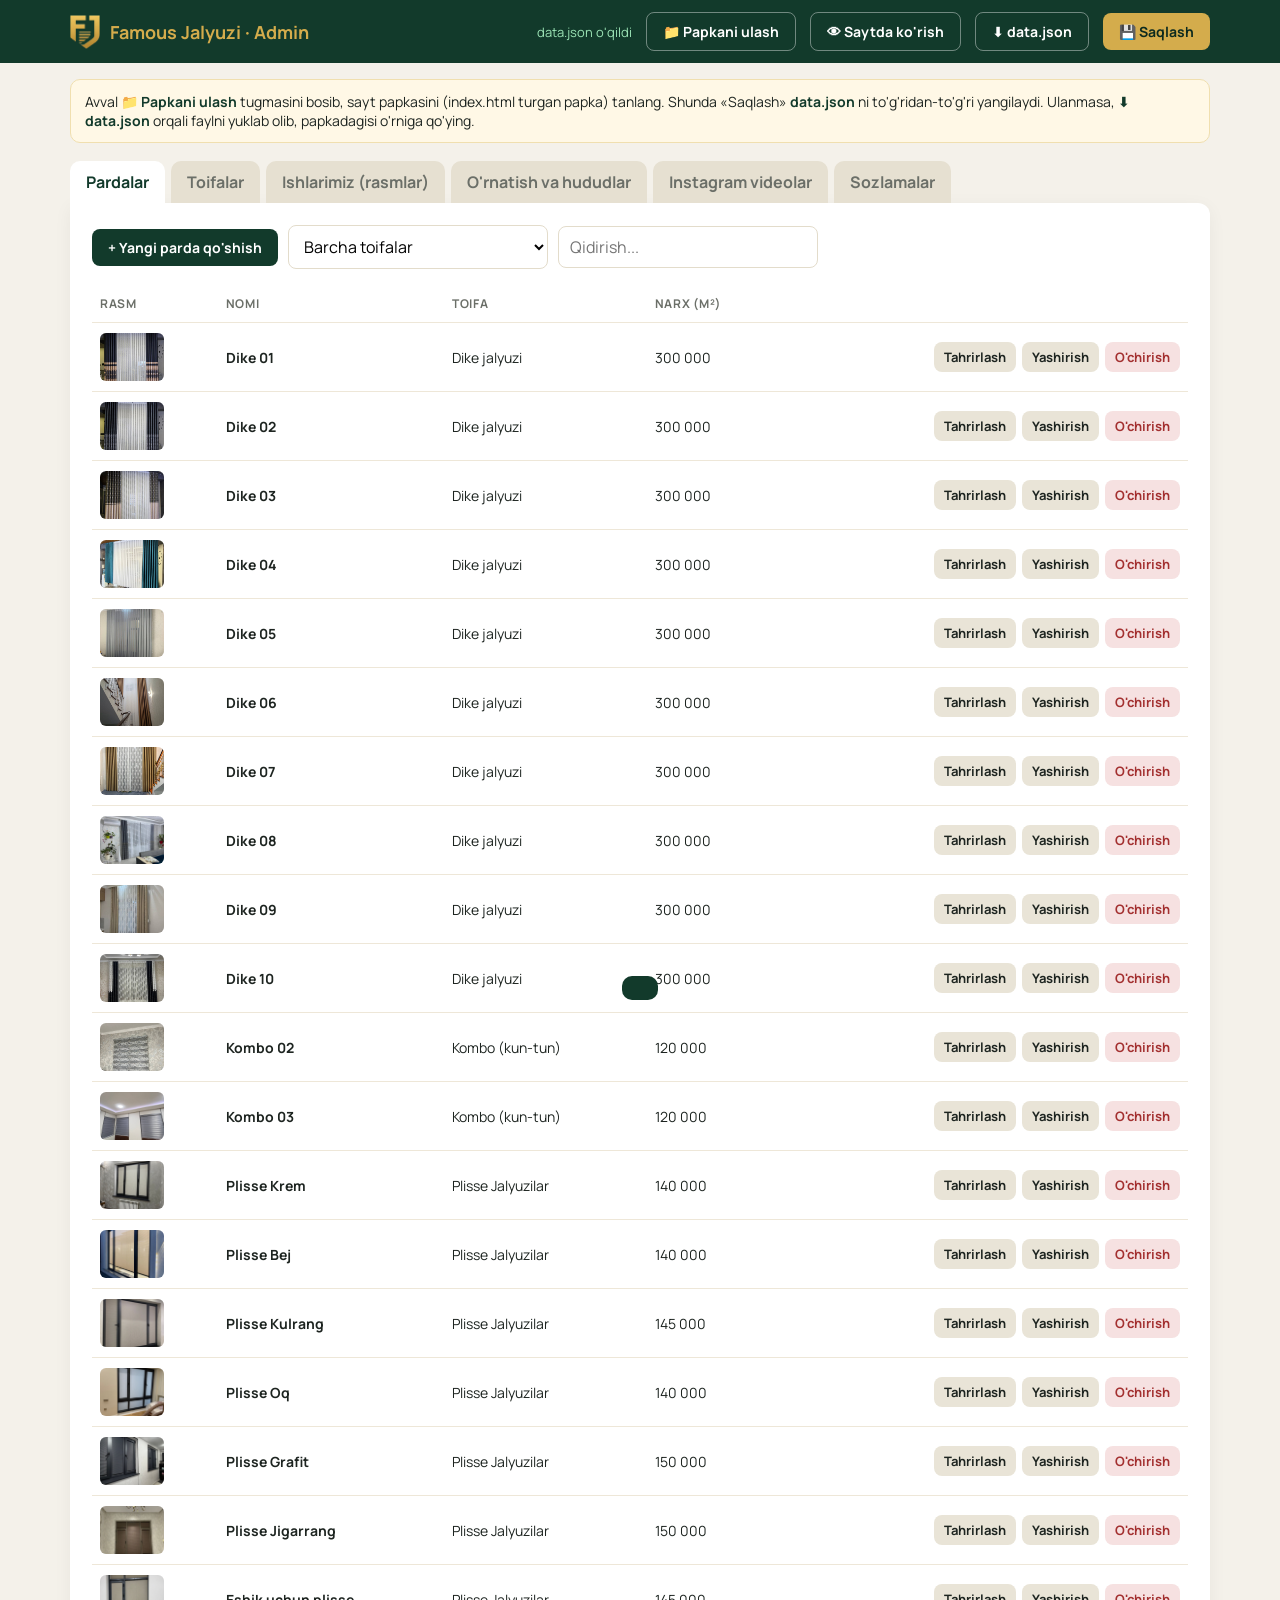
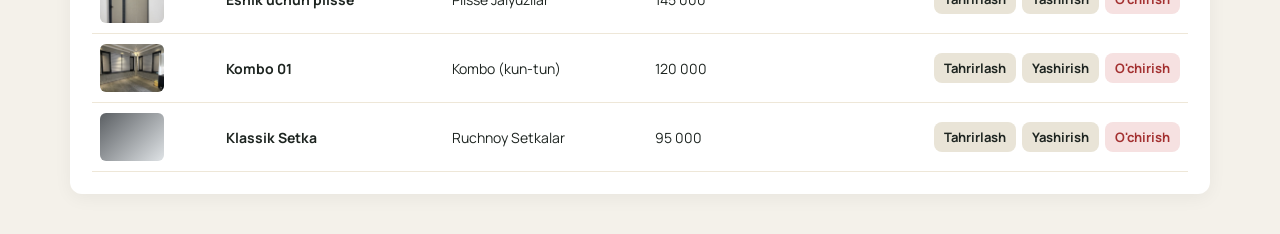
<file: admin.html>
<!doctype html>
<html lang="uz">
<head>
<meta charset="utf-8">
<meta name="viewport" content="width=device-width, initial-scale=1">
<meta name="robots" content="noindex,nofollow">
<link rel="icon" type="image/png" href="images/favicon.png">
<title>Admin | Famous Jalyuzi</title>
<link href="https://fonts.googleapis.com/css2?family=Manrope:wght@400;500;600;700;800&display=swap" rel="stylesheet">
<style>
:root{--green:#123a2b;--green-2:#1b4a37;--gold:#d4ac4c;--cream:#f6efdf;--line:#e3dccb;--ink:#1d2420;--muted:#6b6f68;--red:#a33030}
*{box-sizing:border-box}
body{margin:0;font-family:Manrope,system-ui,sans-serif;background:#f4f1ea;color:var(--ink)}
button,input,select,textarea{font:inherit}
.top{background:var(--green);color:#fff;position:sticky;top:0;z-index:10}
.top__in{max-width:1180px;margin:auto;padding:12px 20px;display:flex;align-items:center;gap:14px;flex-wrap:wrap}
.top h1{font-size:18px;margin:0 auto 0 0;color:var(--gold)}
.st{font-size:13px;color:#c9d6cc}
.st.dirty{color:#ffd27a}.st.ok{color:#9be3b5}
.btn{border:0;border-radius:8px;padding:9px 16px;font-weight:700;cursor:pointer;font-size:14px;background:#e9e4d7;color:var(--ink)}
.btn:hover{filter:brightness(.96)}
.btn--gold{background:var(--gold);color:#0c2a1f}
.btn--green{background:var(--green);color:#fff}
.btn--ghost{background:transparent;color:#fff;border:1.5px solid rgba(255,255,255,.4)}
.btn--red{background:#f6e1e1;color:var(--red)}
.btn--sm{padding:6px 10px;font-size:13px}
.tabs{max-width:1180px;margin:18px auto 0;padding:0 20px;display:flex;gap:6px;flex-wrap:wrap}
.tab{padding:10px 16px;border-radius:10px 10px 0 0;background:#e6e0d1;border:0;cursor:pointer;font-weight:700;color:var(--muted)}
.tab.on{background:#fff;color:var(--green)}
.panel{max-width:1180px;margin:0 auto 40px;padding:0 20px}
.box{background:#fff;border-radius:0 12px 12px 12px;padding:22px;box-shadow:0 4px 18px rgba(0,0,0,.05)}
.note{background:#fff8e6;border:1px solid #f0dfaf;border-radius:10px;padding:12px 14px;margin:16px auto 0;max-width:1140px;font-size:14px}
.note b{color:var(--green)}
.bar{display:flex;gap:10px;align-items:center;flex-wrap:wrap;margin-bottom:16px}
.bar input,.bar select{max-width:260px}
table{width:100%;border-collapse:collapse}
th,td{text-align:left;padding:10px 8px;border-bottom:1px solid #eee7d8;vertical-align:middle;font-size:14px}
th{font-size:12px;text-transform:uppercase;letter-spacing:.06em;color:var(--muted)}
.th{width:64px;height:48px;border-radius:6px;object-fit:cover;background:linear-gradient(135deg,var(--c1,#ccc),var(--c2,#eee));display:block}
.acts{display:flex;gap:6px;justify-content:flex-end;flex-wrap:wrap}
.muted{color:var(--muted)}
.off{opacity:.45}
label{display:grid;gap:5px;font-size:13px;font-weight:700;color:#3b423d}
input,select,textarea{width:100%;border:1.5px solid var(--line);border-radius:8px;padding:9px 11px;background:#fff;outline:none}
input:focus,select:focus,textarea:focus{border-color:var(--gold)}
input[type=color]{padding:2px;height:40px}
input[type=checkbox]{width:auto}
.chk{display:flex;align-items:center;gap:8px;font-weight:600}
.g2{display:grid;grid-template-columns:1fr 1fr;gap:14px}
.g3{display:grid;grid-template-columns:1fr 1fr 1fr;gap:14px}
.form{display:grid;gap:14px}
.dlg{position:fixed;inset:0;background:rgba(10,30,22,.55);display:none;place-items:center;z-index:20;padding:16px}
.dlg.open{display:grid}
.dlg__b{background:#fff;border-radius:14px;padding:24px;width:min(560px,100%);max-height:92vh;overflow:auto}
.dlg__b h2{margin:0 0 14px;color:var(--green)}
.pv{display:flex;gap:12px;align-items:center}
.pv img,.pv .ph{width:120px;height:90px;object-fit:cover;border-radius:8px;background:#eee}
.vid{display:flex;align-items:center;gap:12px;padding:12px;border:1px solid #eee7d8;border-radius:10px;margin-bottom:10px}
.vid__i{width:44px;height:44px;border-radius:10px;flex:none;background:radial-gradient(circle at 30% 107%,#fdf497 0%,#fd5949 45%,#d6249f 60%,#285aeb 90%)}
.vid__t{flex:1;min-width:0}
.vid__t a{font-size:13px;color:var(--muted);word-break:break-all}
.toast{position:fixed;left:50%;bottom:20px;transform:translateX(-50%) translateY(120px);background:var(--green);color:#fff;padding:12px 18px;border-radius:10px;font-weight:600;transition:.3s;z-index:30;max-width:90vw}
.toast.on{transform:translateX(-50%)}
.toast.bad{background:var(--red)}
.ggrid{display:grid;grid-template-columns:repeat(auto-fill,minmax(170px,1fr));gap:14px}
.gi{border:1px solid #eee7d8;border-radius:10px;overflow:hidden;background:#faf8f3}
.gi img{width:100%;aspect-ratio:3/4;object-fit:cover;display:block}
.gi input{border:0;border-top:1px solid #eee7d8;border-radius:0;font-size:13px}
.gi .acts{padding:6px;justify-content:space-between}
.vpv{width:120px;aspect-ratio:9/16;flex:none;position:relative;overflow:hidden;border-radius:10px;background:#111}
.vpv iframe{position:absolute;left:-21.11%;top:-56px;width:142.22%;height:calc(100% + 476px);border:0;pointer-events:none}
.err{color:var(--red);font-size:13px;font-weight:600;min-height:1em}
@media(max-width:700px){.g2,.g3{grid-template-columns:1fr}.hide-sm{display:none}}
</style>
</head>
<body>

<div class="top"><div class="top__in">
  <h1 style="display:flex;align-items:center;gap:10px"><img src="images/logo.png" alt="" style="height:34px">Famous Jalyuzi · Admin</h1>
  <span class="st" id="st">Yuklanmoqda...</span>
  <button class="btn btn--ghost" id="bConnect">📁 Papkani ulash</button>
  <button class="btn btn--ghost" id="bPreview">👁 Saytda ko'rish</button>
  <button class="btn btn--ghost" id="bDownload" title="data.json faylini yuklab olish">⬇ data.json</button>
  <button class="btn btn--gold" id="bSave">💾 Saqlash</button>
</div></div>

<div class="note" id="note"></div>

<div class="tabs" role="tablist">
  <button class="tab on" data-tab="prod">Pardalar</button>
  <button class="tab" data-tab="cats">Toifalar</button>
  <button class="tab" data-tab="gal">Ishlarimiz (rasmlar)</button>
  <button class="tab" data-tab="info">O'rnatish va hududlar</button>
  <button class="tab" data-tab="vids">Instagram videolar</button>
  <button class="tab" data-tab="set">Sozlamalar</button>
</div>

<div class="panel">
  <section class="box" data-p="prod">
    <div class="bar">
      <button class="btn btn--green" id="addProd">+ Yangi parda qo'shish</button>
      <select id="fCat"></select>
      <input id="fQ" placeholder="Qidirish...">
    </div>
    <table><thead><tr><th>Rasm</th><th>Nomi</th><th class="hide-sm">Toifa</th><th>Narx (m²)</th><th></th></tr></thead><tbody id="tProd"></tbody></table>
  </section>

  <section class="box" data-p="cats" hidden>
    <div class="bar"><button class="btn btn--green" id="addCat">+ Yangi toifa</button><span class="muted">“Bosh sahifada” belgilangan toifalar “Eng xaridorgir toifalar” blokida chiqadi.</span></div>
    <table><thead><tr><th>Rasm</th><th>Nomi</th><th>Mahsulot</th><th>Bosh sahifada</th><th></th></tr></thead><tbody id="tCat"></tbody></table>
  </section>

  <section class="box" data-p="vids" hidden>
    <form class="form" id="vForm">
      <div class="g2">
        <label>Instagram havolasi (Reels yoki post)<input id="vUrl" placeholder="https://www.instagram.com/reel/XXXXXXXX/" required></label>
        <label>Sarlavha (ixtiyoriy)<input id="vTitle" placeholder="Masalan: Plisse o'rnatish"></label>
      </div>
      <div><button class="btn btn--green">+ Video qo'shish</button> <span class="err" id="vErr"></span></div>
    </form>
    <p class="muted">Instagram'da videoni oching → “…” → <b>Havolani nusxalash</b> → shu yerga qo'ying. Saytda faqat videoning o'zi chiqadi (Instagram sarlavhasi va izohlarsiz). Sahifa ochiq (public) bo'lishi kerak.</p>
    <div id="vList"></div>
  </section>

  <section class="box" data-p="gal" hidden>
    <div class="bar">
      <label class="btn btn--green" style="display:inline-block;cursor:pointer">+ Rasm qo'shish<input type="file" accept="image/*" id="gFile" multiple hidden></label>
      <span class="muted">Bir nechta rasmni birdan tanlash mumkin. «Bizning ishlar» bo'limida chiqadi.</span>
    </div>
    <div class="ggrid" id="gList"></div>
  </section>

  <section class="box" data-p="info" hidden>
    <form class="form" id="iForm">
      <label>O'rnatish qadamlari — har qatorda bitta: <i>Sarlavha | matn</i><textarea rows="6" data-i="steps"></textarea></label>
      <label>O'lchash bo'yicha maslahatlar — har qatorda bitta: <i>Sarlavha | matn</i><textarea rows="7" data-i="measureTips"></textarea></label>
      <label>Xizmat hududlari (joy nomlari) — har qatorda bitta<textarea rows="8" data-i="areas"></textarea></label>
      <label>Hududlar ostidagi izoh<input data-i="areasNote"></label>
    </form>
  </section>

  <section class="box" data-p="set" hidden>
    <form class="form" id="sForm"></form>
  </section>
</div>

<div class="dlg" id="dProd"><div class="dlg__b">
  <h2 id="dpT">Parda</h2>
  <form class="form" id="pForm">
    <label>Nomi<input name="name" required></label>
    <div class="g2">
      <label>Toifa<select name="cat" id="pCat"></select></label>
      <label>Narx, so'm / m²<input name="price" type="number" min="0" step="1000"></label>
    </div>
    <label>Qisqa tavsif<textarea name="desc" rows="2"></textarea></label>
    <div class="pv"><img id="pImg" alt="" hidden><div class="ph" id="pPh"></div>
      <div class="form" style="gap:8px"><label>Rasm<input type="file" accept="image/*" id="pFile"></label><button type="button" class="btn btn--sm btn--red" id="pImgDel">Rasmni olib tashlash</button></div>
    </div>
    <div class="g3">
      <label>Rang 1 (rasm bo'lmasa)<input type="color" name="c1"></label>
      <label>Rang 2<input type="color" name="c2"></label>
      <label class="chk" style="align-self:end"><input type="checkbox" name="hidden"> Saytda yashirish</label>
    </div>
    <div class="acts"><button type="button" class="btn" data-x>Bekor</button><button class="btn btn--gold">Tayyor</button></div>
  </form>
</div></div>

<div class="dlg" id="dCat"><div class="dlg__b">
  <h2>Toifa</h2>
  <form class="form" id="cForm">
    <label>Nomi<input name="name" required></label>
    <div class="g3">
      <label>Chizma turi<select name="style">
        <option value="drape">Parda (DK)</option><option value="pleat">Plisse</option><option value="roll">Rulon</option>
        <option value="zebra">Zebra</option><option value="mesh">Setka</option><option value="slats">Jalyuzi</option></select></label>
      <label>Rang 1<input type="color" name="c1"></label>
      <label>Rang 2<input type="color" name="c2"></label>
    </div>
    <div class="pv"><img id="cImg" alt="" hidden><div class="ph" id="cPh"></div>
      <div class="form" style="gap:8px"><label>Rasm<input type="file" accept="image/*" id="cFile"></label><button type="button" class="btn btn--sm btn--red" id="cImgDel">Rasmni olib tashlash</button></div>
    </div>
    <label class="chk"><input type="checkbox" name="featured"> Bosh sahifadagi “Eng xaridorgir toifalar”da ko'rsatish</label>
    <div class="acts"><button type="button" class="btn" data-x>Bekor</button><button class="btn btn--gold">Tayyor</button></div>
  </form>
</div></div>

<div class="toast" id="toast"></div>

<script>
(function(){
"use strict";
var DRAFT="fj_admin_draft", PREVIEW="fj_preview";
var data=null, dir=null, dirty=false, editP=null, editC=null, pImg="", cImg="";

function $(s,r){return (r||document).querySelector(s)}
function $$(s,r){return Array.prototype.slice.call((r||document).querySelectorAll(s))}
function esc(s){return String(s==null?"":s).replace(/[&<>"']/g,function(c){return {"&":"&amp;","<":"&lt;",">":"&gt;",'"':"&quot;","'":"&#39;"}[c]})}
function fmt(n){return String(n||0).replace(/\B(?=(\d{3})+(?!\d))/g," ")}
function uid(){return Date.now().toString(36)+Math.random().toString(36).slice(2,6)}
function slug(s){return String(s).toLowerCase().replace(/['`ʻʼ’]/g,"").replace(/[^a-z0-9]+/g,"-").replace(/^-|-$/g,"")||"rasm"}
function toast(m,bad){var t=$("#toast");t.textContent=m;t.className="toast on"+(bad?" bad":"");clearTimeout(toast.t);toast.t=setTimeout(function(){t.className="toast"},3500)}
function catOf(id){return data.categories.filter(function(c){return c.id===id})[0]||{}}
function igPermalink(url){
  var m=String(url||"").match(/instagram\.com\/(?:[A-Za-z0-9_.]+\/)?(p|reel|reels|tv)\/([A-Za-z0-9_-]+)/i);
  if(!m) return null; var k=m[1].toLowerCase()==="reels"?"reel":m[1].toLowerCase();
  return "https://www.instagram.com/"+k+"/"+m[2]+"/";
}
function norm(d){
  d=d||{}; d.settings=d.settings||{}; ["categories","products","videos","gallery","steps","measureTips","areas"].forEach(function(k){ d[k]=d[k]||[]; }); return d;
}

/* holat */
function setSt(t,cls){var s=$("#st");s.textContent=t;s.className="st "+(cls||"")}
function touch(){
  dirty=true; setSt("Saqlanmagan o'zgarishlar bor","dirty");
  try{localStorage.setItem(DRAFT,JSON.stringify(data))}catch(e){}
}
window.addEventListener("beforeunload",function(e){ if(dirty){e.preventDefault();e.returnValue=""} });

function renderNote(){
  var n=$("#note");
  if(dir) n.innerHTML="✅ Papka ulangan: <b>"+esc(dir.name)+"</b>. «Saqlash» bosilganda <b>data.json</b> va rasmlar shu papkaga yoziladi.";
  else n.innerHTML="Avval <b>📁 Papkani ulash</b> tugmasini bosib, sayt papkasini (index.html turgan papka) tanlang. Shunda «Saqlash» <b>data.json</b> ni to'g'ridan-to'g'ri yangilaydi. Ulanmasa, <b>⬇ data.json</b> orqali faylni yuklab olib, papkadagisi o'rniga qo'ying.";
}

/* rasmni kichraytirish (900px, jpeg) */
function resize(file){
  return new Promise(function(res,rej){
    var fr=new FileReader();
    fr.onload=function(){ var im=new Image(); im.onload=function(){
      var max=1200, w=im.width, h=im.height, k=Math.min(1,max/Math.max(w,h));
      var c=document.createElement("canvas"); c.width=Math.round(w*k); c.height=Math.round(h*k);
      c.getContext("2d").drawImage(im,0,0,c.width,c.height); res(c.toDataURL("image/jpeg",.82));
    }; im.onerror=rej; im.src=fr.result; };
    fr.onerror=rej; fr.readAsDataURL(file);
  });
}
function imgSrc(p){ return p||""; }

/* PARDALAR */
function fillCatSel(sel,val,all){
  sel.innerHTML=(all?'<option value="">Barcha toifalar</option>':"")+data.categories.map(function(c){return '<option value="'+esc(c.id)+'">'+esc(c.name)+'</option>'}).join("");
  if(val!=null) sel.value=val;
}
function renderProd(){
  var f=$("#fCat").value, q=$("#fQ").value.trim().toLowerCase();
  var list=data.products.filter(function(p){return (!f||p.cat===f)&&(!q||String(p.name).toLowerCase().indexOf(q)>=0)});
  $("#tProd").innerHTML=list.map(function(p){
    var c=catOf(p.cat);
    var th=p.img?'<img class="th" src="'+esc(imgSrc(p.img))+'" alt="">':'<span class="th" style="--c1:'+esc(p.c1||c.c1)+';--c2:'+esc(p.c2||c.c2)+'"></span>';
    return '<tr class="'+(p.hidden?"off":"")+'"><td>'+th+'</td><td><b>'+esc(p.name)+'</b>'+(p.hidden?' <span class="muted">(yashirin)</span>':'')+'</td><td class="hide-sm">'+esc(c.name||"—")+'</td><td>'+(p.price?fmt(p.price):"—")+'</td>'+
      '<td><div class="acts"><button class="btn btn--sm" data-pe="'+esc(p.id)+'">Tahrirlash</button><button class="btn btn--sm" data-ph="'+esc(p.id)+'">'+(p.hidden?"Ko'rsatish":"Yashirish")+'</button><button class="btn btn--sm btn--red" data-pd="'+esc(p.id)+'">O\'chirish</button></div></td></tr>';
  }).join("")||'<tr><td colspan="5" class="muted">Hali parda yo\'q. «+ Yangi parda qo\'shish» ni bosing.</td></tr>';
}
function showPv(img,el,ph){ el.hidden=!img; ph.hidden=!!img; if(img) el.src=imgSrc(img); }
function openProd(id){
  if(!data.categories.length){ toast("Avval «Toifalar» bo'limida toifa qo'shing",true); return; }
  editP=id; var p=data.products.filter(function(x){return x.id===id})[0]||{};
  var f=$("#pForm"); fillCatSel($("#pCat"),p.cat||($("#fCat").value||data.categories[0].id));
  var c=catOf(f.cat.value);
  f.name.value=p.name||""; f.price.value=p.price||""; f.desc.value=p.desc||"";
  f.c1.value=p.c1||c.c1||"#b9a98c"; f.c2.value=p.c2||c.c2||"#efe8da"; f.hidden.checked=!!p.hidden;
  pImg=p.img||""; showPv(pImg,$("#pImg"),$("#pPh")); $("#pFile").value="";
  $("#dpT").textContent=id?"Pardani tahrirlash":"Yangi parda";
  $("#dProd").classList.add("open"); f.name.focus();
}
$("#pForm").addEventListener("submit",function(e){
  e.preventDefault(); var f=e.target;
  var p=data.products.filter(function(x){return x.id===editP})[0];
  if(!p){ p={id:slug(f.name.value)+"-"+uid()}; data.products.unshift(p); }
  p.name=f.name.value.trim(); p.cat=f.cat.value; p.price=+f.price.value||0; p.desc=f.desc.value.trim();
  p.c1=f.c1.value; p.c2=f.c2.value; p.img=pImg; p.hidden=f.hidden.checked;
  $("#dProd").classList.remove("open"); touch(); renderAll(); toast("Parda saqlandi (oxirida «💾 Saqlash» ni bosing)");
});
$("#pFile").addEventListener("change",function(e){ var fl=e.target.files[0]; if(!fl) return; resize(fl).then(function(d){ pImg=d; showPv(pImg,$("#pImg"),$("#pPh")); }).catch(function(){toast("Rasmni o'qib bo'lmadi",true)}); });
$("#pImgDel").addEventListener("click",function(){ pImg=""; showPv("",$("#pImg"),$("#pPh")); $("#pFile").value=""; });

/* TOIFALAR */
function renderCats(){
  $("#tCat").innerHTML=data.categories.map(function(c,i){
    var n=data.products.filter(function(p){return p.cat===c.id}).length;
    var th=c.img?'<img class="th" src="'+esc(imgSrc(c.img))+'" alt="">':'<span class="th" style="--c1:'+esc(c.c1)+';--c2:'+esc(c.c2)+'"></span>';
    return '<tr><td>'+th+'</td><td><b>'+esc(c.name)+'</b></td><td>'+n+'</td><td><input type="checkbox" data-cf="'+esc(c.id)+'"'+(c.featured?" checked":"")+'></td>'+
      '<td><div class="acts"><button class="btn btn--sm" data-cu="'+i+'" '+(i?"":"disabled")+'>↑</button><button class="btn btn--sm" data-ce="'+esc(c.id)+'">Tahrirlash</button><button class="btn btn--sm btn--red" data-cd="'+esc(c.id)+'">O\'chirish</button></div></td></tr>';
  }).join("")||'<tr><td colspan="5" class="muted">Toifa yo\'q.</td></tr>';
}
function openCat(id){
  editC=id; var c=data.categories.filter(function(x){return x.id===id})[0]||{style:"drape",c1:"#1f4d3a",c2:"#c9a24a"};
  var f=$("#cForm"); f.name.value=c.name||""; f.style.value=c.style||"roll"; f.c1.value=c.c1||"#b9a98c"; f.c2.value=c.c2||"#efe8da"; f.featured.checked=!!c.featured;
  cImg=c.img||""; showPv(cImg,$("#cImg"),$("#cPh")); $("#cFile").value="";
  $("#dCat").classList.add("open"); f.name.focus();
}
$("#cForm").addEventListener("submit",function(e){
  e.preventDefault(); var f=e.target;
  var c=data.categories.filter(function(x){return x.id===editC})[0];
  if(!c){ var id=slug(f.name.value); if(data.categories.some(function(x){return x.id===id})) id+="-"+uid(); c={id:id}; data.categories.push(c); }
  c.name=f.name.value.trim(); c.style=f.style.value; c.c1=f.c1.value; c.c2=f.c2.value; c.img=cImg; c.featured=f.featured.checked;
  $("#dCat").classList.remove("open"); touch(); renderAll();
});
$("#cFile").addEventListener("change",function(e){ var fl=e.target.files[0]; if(!fl) return; resize(fl).then(function(d){ cImg=d; showPv(cImg,$("#cImg"),$("#cPh")); }); });
$("#cImgDel").addEventListener("click",function(){ cImg=""; showPv("",$("#cImg"),$("#cPh")); $("#cFile").value=""; });

/* VIDEOLAR */
function renderVids(){
  $("#vList").innerHTML=data.videos.map(function(v,i){
    var ok=igPermalink(v.url);
    return '<div class="vid">'+(ok?'<div class="vpv"><iframe src="'+esc(ok)+'embed/" loading="lazy" scrolling="no" title="Video"></iframe></div>':'<span class="vid__i"></span>')+'<div class="vid__t"><b>'+esc(v.title||"Sarlavhasiz video")+'</b><br><a href="'+esc(v.url)+'" target="_blank" rel="noopener">'+esc(v.url)+'</a>'+(ok?"":' <span class="err">havola noto\'g\'ri</span>')+'</div>'+
      '<div class="acts"><button class="btn btn--sm" data-vu="'+i+'" '+(i?"":"disabled")+'>↑</button><button class="btn btn--sm" data-vt="'+i+'">Sarlavha</button><button class="btn btn--sm btn--red" data-vd="'+i+'">O\'chirish</button></div></div>';
  }).join("")||'<p class="muted">Hali video qo\'shilmagan.</p>';
}
$("#vForm").addEventListener("submit",function(e){
  e.preventDefault(); var u=$("#vUrl").value.trim(), link=igPermalink(u);
  if(!link){ $("#vErr").textContent="Bu Instagram post yoki Reels havolasi emas"; return; }
  if(data.videos.some(function(v){return igPermalink(v.url)===link})){ $("#vErr").textContent="Bu video allaqachon qo'shilgan"; return; }
  $("#vErr").textContent=""; data.videos.unshift({id:uid(),url:link,title:$("#vTitle").value.trim()});
  $("#vUrl").value=""; $("#vTitle").value=""; touch(); renderVids(); toast("Video qo'shildi");
});

/* ISHLARIMIZ (galereya) */
function renderGal(){
  $("#gList").innerHTML=data.gallery.map(function(g,i){
    return '<div class="gi"><img src="'+esc(g.img)+'" alt=""><input data-gt="'+i+'" value="'+esc(g.title||"")+'" placeholder="Izoh (masalan: Plisse, Yunusobod)">'+
      '<div class="acts"><span><button class="btn btn--sm" data-gu="'+i+'" '+(i?"":"disabled")+'>←</button> <button class="btn btn--sm" data-gd2="'+i+'" '+(i<data.gallery.length-1?"":"disabled")+'>→</button></span><button class="btn btn--sm btn--red" data-gd="'+i+'">O\'chirish</button></div></div>';
  }).join("")||'<p class="muted">Hali rasm yo\'q.</p>';
}
$("#gFile").addEventListener("change",async function(e){
  var fs=Array.prototype.slice.call(e.target.files);
  for(var i=0;i<fs.length;i++){ try{ data.gallery.unshift({img:await resize(fs[i]),title:""}); }catch(x){ toast("Rasmni o'qib bo'lmadi",true); } }
  e.target.value=""; touch(); renderGal(); if(fs.length) toast(fs.length+" ta rasm qo'shildi");
});
$("#gList").addEventListener("input",function(e){ var i=e.target.dataset.gt; if(i==null) return; data.gallery[+i].title=e.target.value; touch(); });

/* O'RNATISH VA HUDUDLAR */
function toLines(a){ return (a||[]).map(function(x){ return typeof x==="string"?x:(x.title+(x.text?" | "+x.text:"")); }).join("\n"); }
function fromPairs(t){ return t.split("\n").map(function(l){ l=l.trim(); if(!l) return null; var k=l.indexOf("|"); return k<0?{title:l,text:""}:{title:l.slice(0,k).trim(),text:l.slice(k+1).trim()}; }).filter(Boolean); }
function renderInfo(){
  $("[data-i=steps]").value=toLines(data.steps);
  $("[data-i=measureTips]").value=toLines(data.measureTips);
  $("[data-i=areas]").value=toLines(data.areas);
  $("[data-i=areasNote]").value=data.settings.areasNote||"";
}
$("#iForm").addEventListener("input",function(e){
  var k=e.target.dataset.i; if(!k) return; var v=e.target.value;
  if(k==="areasNote") data.settings.areasNote=v;
  else if(k==="areas") data.areas=v.split("\n").map(function(x){return x.trim()}).filter(Boolean);
  else data[k]=fromPairs(v);
  touch();
});

/* SOZLAMALAR */
var FIELDS=[
  ["heroTitle","Bosh sahifa sarlavhasi"],["heroText","Sarlavha ostidagi matn","ta"],
  ["phone","Telefon"],["address","Manzil"],["workTime","Ish vaqti"],
  ["telegram","Telegram (username, masalan famous_jalyuzi)"],["instagram","Instagram (username yoki havola)"],
  ["mapUrl","Xarita havolasi (Google/Yandex xarita → Ulashish → Embed/iframe kodi yoki src havolasi)","ta"],
  ["workshopText","«Bizning Sex» matni","ta"],
  ["leadEndpoint","Ariza yuboriladigan manzil (Formspree va h.k., ixtiyoriy). Bo'sh bo'lsa ariza Telegram orqali keladi"]
];
function renderSet(){
  var s=data.settings;
  $("#sForm").innerHTML=FIELDS.map(function(f){
    return '<label>'+esc(f[1])+(f[2]?'<textarea rows="3" data-s="'+f[0]+'">'+esc(s[f[0]]||"")+'</textarea>':'<input data-s="'+f[0]+'" value="'+esc(s[f[0]]||"")+'">')+'</label>';
  }).join("")+
  '<div class="pv"><img id="hImg" alt="" hidden><div class="ph" id="hPh"></div><div class="form" style="gap:8px"><label>Bosh sahifa rasmi (keng, gorizontal)<input type="file" accept="image/*" id="hFile"></label><button type="button" class="btn btn--sm btn--red" id="hDel">Rasmni olib tashlash</button></div></div>';
  showPv(s.heroImg,$("#hImg"),$("#hPh"));
}
$("#sForm").addEventListener("input",function(e){ var k=e.target.dataset.s; if(!k) return; data.settings[k]=e.target.value; touch(); });
$("#sForm").addEventListener("change",function(e){
  if(e.target.id!=="hFile") return; var fl=e.target.files[0]; if(!fl) return;
  resize(fl).then(function(d){ data.settings.heroImg=d; showPv(d,$("#hImg"),$("#hPh")); touch(); });
});
$("#sForm").addEventListener("click",function(e){ if(e.target.id==="hDel"){ data.settings.heroImg=""; showPv("",$("#hImg"),$("#hPh")); touch(); } });

function renderAll(){ fillCatSel($("#fCat"),$("#fCat").value,true); renderProd(); renderCats(); renderGal(); renderInfo(); renderVids(); renderSet(); renderNote(); }

/* tugmalar */
document.addEventListener("click",function(e){
  var t=e.target.closest("button,input[type=checkbox]"); if(!t) return; var d=t.dataset;
  if(d.tab){ $$(".tab").forEach(function(b){b.classList.toggle("on",b===t)}); $$("[data-p]").forEach(function(p){p.hidden=p.dataset.p!==d.tab}); return; }
  if(d.x!=null){ t.closest(".dlg").classList.remove("open"); return; }
  if(d.pe) return openProd(d.pe);
  if(d.ph){ var p=data.products.filter(function(x){return x.id===d.ph})[0]; p.hidden=!p.hidden; touch(); renderProd(); return; }
  if(d.pd){ var p2=data.products.filter(function(x){return x.id===d.pd})[0]; if(confirm("«"+p2.name+"» o'chirilsinmi?")){ data.products=data.products.filter(function(x){return x!==p2}); touch(); renderAll(); } return; }
  if(d.ce) return openCat(d.ce);
  if(d.cf){ catOf(d.cf).featured=t.checked; touch(); return; }
  if(d.cu){ var i=+d.cu, a=data.categories; a.splice(i-1,0,a.splice(i,1)[0]); touch(); renderAll(); return; }
  if(d.cd){ var n=data.products.filter(function(x){return x.cat===d.cd}).length;
    if(n){ toast("Bu toifada "+n+" ta parda bor. Avval ularni o'chiring yoki boshqa toifaga o'tkazing",true); return; }
    if(confirm("Toifa o'chirilsinmi?")){ data.categories=data.categories.filter(function(x){return x.id!==d.cd}); touch(); renderAll(); } return; }
  if(d.gu){ var gi=+d.gu, ga=data.gallery; ga.splice(gi-1,0,ga.splice(gi,1)[0]); touch(); renderGal(); return; }
  if(d.gd2){ var gj=+d.gd2, gb=data.gallery; gb.splice(gj+1,0,gb.splice(gj,1)[0]); touch(); renderGal(); return; }
  if(d.gd){ if(confirm("Rasm galereyadan o'chirilsinmi?")){ data.gallery.splice(+d.gd,1); touch(); renderGal(); } return; }
  if(d.vu){ var j=+d.vu, v=data.videos; v.splice(j-1,0,v.splice(j,1)[0]); touch(); renderVids(); return; }
  if(d.vt){ var vv=data.videos[+d.vt]; var nt=prompt("Video sarlavhasi:",vv.title||""); if(nt!=null){ vv.title=nt.trim(); touch(); renderVids(); } return; }
  if(d.vd){ if(confirm("Video ro'yxatdan o'chirilsinmi?")){ data.videos.splice(+d.vd,1); touch(); renderVids(); } return; }
});
$("#addProd").addEventListener("click",function(){ openProd(null); });
$("#addCat").addEventListener("click",function(){ openCat(null); });
$("#fCat").addEventListener("change",renderProd);
$("#fQ").addEventListener("input",renderProd);
$$(".dlg").forEach(function(dl){ dl.addEventListener("click",function(e){ if(e.target===dl) dl.classList.remove("open"); }); });
document.addEventListener("keydown",function(e){ if(e.key==="Escape") $$(".dlg").forEach(function(dl){dl.classList.remove("open")}); });

/* papka (File System Access API) */
function idb(){return new Promise(function(res,rej){var r=indexedDB.open("fj_admin",1);r.onupgradeneeded=function(){r.result.createObjectStore("h")};r.onsuccess=function(){res(r.result)};r.onerror=function(){rej(r.error)}})}
function idbGet(){return idb().then(function(db){return new Promise(function(res){var q=db.transaction("h").objectStore("h").get("dir");q.onsuccess=function(){res(q.result)};q.onerror=function(){res(null)}})}).catch(function(){return null})}
function idbSet(h){return idb().then(function(db){return new Promise(function(res){var tx=db.transaction("h","readwrite");tx.objectStore("h").put(h,"dir");tx.oncomplete=res;tx.onerror=res})}).catch(function(){})}
async function perm(h,ask){ var o={mode:"readwrite"}; if(await h.queryPermission(o)==="granted") return true; return ask?(await h.requestPermission(o))==="granted":false; }
async function readDirJson(h){ var fh=await h.getFileHandle("data.json"); return JSON.parse(await (await fh.getFile()).text()); }

$("#bConnect").addEventListener("click",async function(){
  if(typeof window.showDirectoryPicker!=="function") return toast("Bu brauzer papka ulashni qo'llamaydi. Chrome yoki Edge ishlating",true);
  try{
    var h=await window.showDirectoryPicker({mode:"readwrite"});
    try{ await h.getFileHandle("index.html"); }catch(e){ if(!confirm("Bu papkada index.html yo'q. Baribir shu papkani ulaymi?")) return; }
    dir=h; await idbSet(h);
    try{ var d=await readDirJson(h); if(!dirty || confirm("Papkadagi data.json ni yuklaymi? (saqlanmagan o'zgarishlar yo'qoladi)")){ data=norm(d); dirty=false; localStorage.removeItem(DRAFT); setSt("data.json papkadan o'qildi","ok"); } }catch(e){}
    renderAll(); toast("Papka ulandi");
  }catch(e){ if(e&&e.name!=="AbortError") toast("Papkani ulab bo'lmadi",true); }
});

async function writeImg(dataUrl,name){
  var imgs=await dir.getDirectoryHandle("images",{create:true});
  var blob=await (await fetch(dataUrl)).blob();
  var fn=slug(name)+"-"+uid()+".jpg";
  var fh=await imgs.getFileHandle(fn,{create:true}); var w=await fh.createWritable(); await w.write(blob); await w.close();
  return "images/"+fn;
}
function json(){ return JSON.stringify(data,null,2)+"\n"; }

$("#bSave").addEventListener("click",async function(){
  if(!dir){ toast("Papka ulanmagan: data.json yuklab olinmoqda. Uni sayt papkasidagi data.json o'rniga qo'ying"); return download(); }
  try{
    if(!(await perm(dir,true))) return toast("Papkaga yozishga ruxsat berilmadi",true);
    setSt("Saqlanmoqda...");
    for(var i=0;i<data.products.length;i++){ var p=data.products[i]; if(p.img&&p.img.indexOf("data:")===0) p.img=await writeImg(p.img,p.name); }
    for(var j=0;j<data.categories.length;j++){ var c=data.categories[j]; if(c.img&&c.img.indexOf("data:")===0) c.img=await writeImg(c.img,"toifa-"+c.name); }
    for(var g=0;g<data.gallery.length;g++){ var gg=data.gallery[g]; if(gg.img&&gg.img.indexOf("data:")===0) gg.img=await writeImg(gg.img,"ish-"+(gg.title||"rasm")); }
    if(data.settings.heroImg&&data.settings.heroImg.indexOf("data:")===0) data.settings.heroImg=await writeImg(data.settings.heroImg,"hero");
    var fh=await dir.getFileHandle("data.json",{create:true}); var w=await fh.createWritable(); await w.write(json()); await w.close();
    dirty=false; localStorage.removeItem(DRAFT); setSt("Saqlandi ✓","ok"); renderAll(); toast("Saqlandi: data.json va rasmlar papkaga yozildi");
  }catch(e){ console.error(e); setSt("Saqlanmadi","dirty"); toast("Saqlab bo'lmadi: "+(e.message||e.name),true); }
});
function download(){
  var a=document.createElement("a"); a.href=URL.createObjectURL(new Blob([json()],{type:"application/json"})); a.download="data.json";
  document.body.appendChild(a); a.click(); a.remove(); setTimeout(function(){URL.revokeObjectURL(a.href)},1500);
}
$("#bDownload").addEventListener("click",download);
$("#bPreview").addEventListener("click",function(){
  try{ localStorage.setItem(PREVIEW,JSON.stringify(data)); }catch(e){ return toast("Ko'rib chiqish uchun xotira yetmadi (rasmlar juda ko'p). Avval saqlang",true); }
  window.open("index.html?preview=1","_blank");
});

/* boshlash: qoralama → ulangan papka → data.json (server orqali) */
(async function init(){
  var draft=null; try{ draft=JSON.parse(localStorage.getItem(DRAFT)); }catch(e){}
  var h=await idbGet(); if(h){ dir=h; }
  if(draft){ data=norm(draft); dirty=true; setSt("Saqlanmagan qoralama tiklandi","dirty"); }
  else{
    if(dir && await perm(dir,false)){ try{ data=norm(await readDirJson(dir)); setSt("data.json papkadan o'qildi","ok"); }catch(e){} }
    if(!data){ try{ var r=await fetch("data.json?v="+Date.now(),{cache:"no-store"}); if(r.ok){ data=norm(await r.json()); setSt("data.json o'qildi","ok"); } }catch(e){} }
    if(!data){ data=norm(null); setSt("data.json topilmadi: papkani ulang","dirty"); }
  }
  if(dir && !(await perm(dir,false))) $("#note").dataset.reconnect="1";
  renderAll();
})();
})();
</script>
</body>
</html>
</file>
<file: style.css>
:root{
  --green:#123a2b; --green-2:#1b4a37; --green-3:#0c2a1f;
  --gold:#d4ac4c; --gold-2:#c39a37; --gold-soft:#e9d39a;
  --cream:#f6efdf; --cream-2:#fbf7ee; --paper:#fffdf8;
  --ink:#1d2420; --muted:#6b6f68; --line:#e6dcc6;
  --r:14px; --sh:0 10px 30px rgba(18,58,43,.12);
}
*{box-sizing:border-box}
html{scroll-behavior:smooth}
body{margin:0;font-family:Manrope,system-ui,sans-serif;color:var(--ink);background:var(--paper);line-height:1.55;-webkit-font-smoothing:antialiased}
img{max-width:100%;display:block}
a{color:inherit}
button,input,select,textarea{font:inherit}
.wrap{width:min(1180px,100% - 40px);margin-inline:auto}
.center{text-align:center}
[hidden]{display:none!important}

/* buttons */
.btn{display:inline-flex;align-items:center;justify-content:center;gap:8px;border:0;border-radius:8px;padding:12px 22px;font-weight:700;font-size:15px;cursor:pointer;text-decoration:none;transition:transform .15s,background .2s,box-shadow .2s}
.btn:active{transform:translateY(1px)}
.btn--gold{background:var(--gold);color:var(--green-3);box-shadow:0 4px 14px rgba(212,172,76,.35)}
.btn--gold:hover{background:var(--gold-2)}
.btn--ghost{background:transparent;color:#fff;border:1.5px solid rgba(255,255,255,.55)}
.btn--ghost:hover{background:rgba(255,255,255,.1)}
.btn--wide{width:100%}
.btn--sm{padding:8px 18px;font-size:14px}

/* header */
.hdr{position:sticky;top:0;z-index:40;background:var(--green);color:#fff;box-shadow:0 2px 0 rgba(0,0,0,.08)}
.hdr__in{display:flex;align-items:center;justify-content:space-between;height:72px;gap:20px}
.logo{display:flex;align-items:center;gap:10px;text-decoration:none;color:var(--gold)}
.logo__mark{display:grid;place-items:center;width:40px;height:40px;border:2px solid var(--gold);border-radius:6px;font-family:"Cormorant Garamond",serif;font-weight:700;font-size:22px;letter-spacing:-1px}
.logo__t{font-weight:800;font-size:13px;line-height:1.1;letter-spacing:.08em}
.nav{display:flex;align-items:center;gap:26px}
.nav a{text-decoration:none;font-weight:600;font-size:15px;color:#e9efe9;position:relative;padding:6px 0}
.nav a:hover,.nav a.on{color:var(--gold)}
.nav a.on::after{content:"";position:absolute;left:0;right:0;bottom:0;height:2px;background:var(--gold)}
.nav__cta{padding:10px 18px;font-size:14px}
.burger{display:none;background:none;border:0;width:40px;height:40px;cursor:pointer;padding:8px}
.burger span{display:block;height:2px;background:#fff;margin:6px 0;border-radius:2px;transition:.25s}
.burger[aria-expanded="true"] span:nth-child(1){transform:translateY(8px) rotate(45deg)}
.burger[aria-expanded="true"] span:nth-child(2){opacity:0}
.burger[aria-expanded="true"] span:nth-child(3){transform:translateY(-8px) rotate(-45deg)}

/* hero */
.hero{position:relative;min-height:560px;display:flex;align-items:center;color:#fff;overflow:hidden;background:var(--green-3)}
.hero__art{position:absolute;inset:0;background-size:cover;background-position:70% 40%}
.hero__shade{position:absolute;inset:0;background:linear-gradient(90deg,rgba(12,42,31,.94) 0%,rgba(12,42,31,.78) 38%,rgba(12,42,31,.15) 75%,rgba(12,42,31,.05) 100%)}
.hero__in{position:relative;z-index:2;padding:80px 0}
.hero h1{font-family:"Cormorant Garamond",serif;font-weight:700;font-size:clamp(36px,5vw,62px);line-height:1.05;margin:0 0 16px;max-width:620px;color:var(--gold-soft)}
.hero p{max-width:480px;font-size:17px;color:#d8e2da;margin:0 0 28px}
.hero__btns{display:flex;gap:12px;flex-wrap:wrap}
.social{position:fixed;left:18px;bottom:18px;z-index:50;display:flex;flex-direction:column;gap:10px}
.social a{width:50px;height:50px;border-radius:50%;display:grid;place-items:center;box-shadow:0 6px 16px rgba(0,0,0,.25);transition:transform .2s}
.social a:hover{transform:scale(1.08)}
.social .tg{background:#2aa3df}
.social .ig{background:radial-gradient(circle at 30% 107%,#fdf497 0%,#fd5949 45%,#d6249f 60%,#285aeb 90%)}
.social .ph{background:var(--gold)}
.social svg{width:22px;height:22px;fill:#fff}
.social .ph svg{fill:var(--green-3)}

/* CSS-drawn room (default hero when no photo) */
.room{position:absolute;inset:0;background:linear-gradient(180deg,#e8dfcf 0%,#d9cdb8 62%,#b49a78 62%,#a68b69 100%)}
.win{position:absolute;top:12%;height:52%;background:linear-gradient(160deg,#fdfaf2,#e9eef0);border:10px solid #f3ece0;box-shadow:inset 0 0 0 2px #d6cbb6,0 8px 24px rgba(0,0,0,.12);overflow:hidden}
.win--l{left:47%;width:20%}
.win--r{left:71%;width:22%}
.slats{position:absolute;inset:0;bottom:22%;background:repeating-linear-gradient(180deg,#f1ead9 0 9px,#d7ccb5 9px 11px);box-shadow:0 4px 8px rgba(0,0,0,.1)}
.drape{position:absolute;top:8%;height:72%;width:6%;background:repeating-linear-gradient(90deg,#cdb895 0 10px,#bfa780 10px 14px,#d7c4a3 14px 22px);border-radius:0 0 6px 6px;box-shadow:0 6px 14px rgba(0,0,0,.15)}
.drape--1{left:43%}.drape--2{left:67.5%;width:3.5%}.drape--3{left:93.5%}
.sofa{position:absolute;left:52%;bottom:9%;width:34%;height:15%;background:linear-gradient(180deg,#eee6d8,#d9cfbe);border-radius:16px 16px 8px 8px;box-shadow:0 12px 24px rgba(0,0,0,.18)}
.sofa::before{content:"";position:absolute;left:8%;top:-38%;width:84%;height:55%;background:#e6dccb;border-radius:12px}
.lamp{position:absolute;left:89%;bottom:22%;width:2px;height:28%;background:#6b5b44}
.lamp::before{content:"";position:absolute;left:-14px;top:-18px;width:30px;height:22px;background:#f4ead4;border-radius:50% 50% 6px 6px;box-shadow:0 0 40px 12px rgba(255,230,170,.55)}

/* sections */
.sec{padding:84px 0}
.sec--cream{background:var(--cream)}
.sec--green{background:var(--green);color:#e9efe9}
.h2{font-family:"Cormorant Garamond",serif;font-weight:700;font-size:clamp(30px,3.6vw,44px);line-height:1.1;margin:0 0 14px;color:var(--green)}
.sec--green .h2{color:var(--gold-soft)}
.sub{color:var(--muted);margin:-4px 0 36px}
.kicker{display:inline-block;font-size:13px;font-weight:800;letter-spacing:.14em;text-transform:uppercase;color:var(--gold);margin-bottom:10px}

/* featured categories */
.cats{display:grid;grid-template-columns:repeat(3,1fr);gap:24px;margin-top:36px}
.card{background:var(--paper);border-radius:var(--r);overflow:hidden;box-shadow:var(--sh);display:flex;flex-direction:column;transition:transform .2s,box-shadow .2s}
.card:hover{transform:translateY(-4px);box-shadow:0 18px 40px rgba(18,58,43,.16)}
.card__img{aspect-ratio:4/3;position:relative;overflow:hidden;background:#eee}
.card__img img{width:100%;height:100%;object-fit:cover}
.card__b{padding:16px 18px 20px;text-align:center;display:flex;flex-direction:column;gap:12px;align-items:center;flex:1}
.card__b h3{margin:0;font-size:18px;font-weight:700;color:var(--ink)}
.card__b .btn{margin-top:auto}

/* catalog */
.chips{display:flex;flex-wrap:wrap;gap:10px;justify-content:center;margin:26px 0 34px}
.chip{border:1.5px solid var(--line);background:var(--paper);border-radius:999px;padding:8px 18px;font-weight:600;cursor:pointer;color:var(--ink)}
.chip.on{background:var(--green);border-color:var(--green);color:var(--gold-soft)}
.grid{display:grid;grid-template-columns:repeat(4,1fr);gap:22px}
.prod .card__b{text-align:left;align-items:stretch;gap:6px}
.prod .cat-l{font-size:12px;font-weight:700;color:var(--gold-2);text-transform:uppercase;letter-spacing:.08em}
.prod p{margin:0;font-size:14px;color:var(--muted)}
.price{font-weight:800;color:var(--green);font-size:17px;margin-top:6px}
.price small{font-weight:600;color:var(--muted);font-size:12px}
.prod .acts{display:flex;gap:8px;margin-top:10px}
.prod .acts .btn{flex:1;padding:9px 10px;font-size:13px}
.btn--line{background:transparent;border:1.5px solid var(--green);color:var(--green)}
.btn--line:hover{background:var(--green);color:#fff}
.empty{text-align:center;color:var(--muted);padding:30px 0}

/* drawn swatches (when no photo) */
.sw{position:absolute;inset:0;background:linear-gradient(180deg,#f5f1e8,#e9e2d4)}
.sw::before{content:"";position:absolute;left:18%;right:18%;top:12%;bottom:12%;background:linear-gradient(160deg,#fff,#dfe8ec);border:8px solid #fbf8f1;box-shadow:0 6px 16px rgba(0,0,0,.12)}
.sw i{position:absolute;display:block}
.sw--drape i{top:6%;bottom:6%;width:24%;background:repeating-linear-gradient(90deg,var(--c1) 0 12px,color-mix(in srgb,var(--c1) 78%,#000) 12px 16px,var(--c1) 16px 26px);box-shadow:0 8px 14px rgba(0,0,0,.2)}
.sw--drape i:nth-child(1){left:10%;border-radius:0 0 40% 4px}
.sw--drape i:nth-child(2){right:10%;border-radius:0 0 4px 40%}
.sw--drape i:nth-child(3){left:31%;right:31%;width:auto;top:12%;bottom:12%;background:linear-gradient(90deg,rgba(255,255,255,.7),rgba(255,255,255,.35));box-shadow:none}
.sw--drape i:nth-child(4){left:14%;top:52%;width:18%;height:5px;bottom:auto;background:var(--c2);border-radius:3px;box-shadow:none}
.sw--pleat i:nth-child(1){left:calc(18% + 8px);right:calc(18% + 8px);top:calc(12% + 8px);height:62%;background:repeating-linear-gradient(180deg,var(--c2) 0 7px,var(--c1) 7px 9px)}
.sw--roll i:nth-child(1){left:calc(18% + 8px);right:calc(18% + 8px);top:calc(12% + 8px);height:55%;background:linear-gradient(180deg,var(--c1),color-mix(in srgb,var(--c1) 85%,#000))}
.sw--roll i:nth-child(2){left:calc(18% + 4px);right:calc(18% + 4px);top:calc(12% + 4px);height:10px;background:#cfc8bb;border-radius:5px}
.sw--zebra i:nth-child(1){left:calc(18% + 8px);right:calc(18% + 8px);top:calc(12% + 8px);height:68%;background:repeating-linear-gradient(180deg,var(--c1) 0 14px,rgba(255,255,255,.55) 14px 26px)}
.sw--mesh i:nth-child(1){left:calc(18% + 8px);right:calc(18% + 8px);top:calc(12% + 8px);bottom:calc(12% + 8px);background:repeating-linear-gradient(0deg,transparent 0 4px,color-mix(in srgb,var(--c1) 55%,transparent) 4px 5px),repeating-linear-gradient(90deg,transparent 0 4px,color-mix(in srgb,var(--c1) 55%,transparent) 4px 5px)}
.sw--mesh::before{border-color:var(--c1)}
.sw--slats i:nth-child(1){left:calc(18% + 8px);right:calc(18% + 8px);top:calc(12% + 8px);height:70%;background:repeating-linear-gradient(180deg,var(--c1) 0 8px,var(--c2) 8px 10px)}

/* calculator */
.calc{display:grid;grid-template-columns:1fr 1fr;gap:48px;align-items:center}
.calc__l p{color:#c9d6cc;max-width:440px}
.calc__box{background:var(--paper);color:var(--ink);border-radius:var(--r);padding:28px;box-shadow:0 20px 50px rgba(0,0,0,.25);display:grid;gap:14px}
label{display:grid;gap:6px;font-size:14px;font-weight:600;color:var(--ink)}
input,select,textarea{width:100%;border:1.5px solid var(--line);border-radius:8px;padding:11px 12px;background:#fff;color:var(--ink);outline:none;transition:border .2s}
input:focus,select:focus,textarea:focus{border-color:var(--gold)}
.row2{display:grid;grid-template-columns:1fr 1fr;gap:12px}
.calc__res{background:var(--cream);border-radius:10px;padding:14px 16px;display:grid;gap:2px}
.calc__res span{font-size:13px;color:var(--muted);font-weight:600}
.calc__res b{font-size:28px;color:var(--green);font-weight:800}
.calc__res small{color:var(--muted)}

/* videos */
.videos{display:grid;grid-template-columns:repeat(3,1fr);gap:22px;align-items:start}
.video{background:#fff;border-radius:var(--r);overflow:hidden;box-shadow:var(--sh)}
.video .instagram-media{margin:0!important;min-width:0!important;width:100%!important;max-width:100%!important;border:0!important;box-shadow:none!important}
.video__t{padding:10px 14px 14px;font-weight:700;font-size:15px}
.video__fb{display:flex;flex-direction:column;align-items:center;justify-content:center;gap:10px;aspect-ratio:9/12;background:linear-gradient(135deg,var(--green),var(--green-3));color:var(--gold-soft);text-decoration:none;font-weight:700}
.video__fb svg{width:54px;height:54px;fill:var(--gold)}
#igMore{margin-top:30px}

/* workshop */
.sex{display:grid;grid-template-columns:1fr 1.1fr;gap:56px;align-items:center}
.sex p{color:var(--muted);font-size:17px}
.sex__art{position:relative;aspect-ratio:5/4;border-radius:var(--r);background:linear-gradient(160deg,var(--cream),#efe3c9);overflow:hidden;box-shadow:var(--sh)}
.roll{position:absolute;bottom:14%;width:16%;height:62%;border-radius:10px 10px 4px 4px;box-shadow:0 10px 18px rgba(0,0,0,.18)}
.r1{left:10%;background:repeating-linear-gradient(90deg,#1f4d3a 0 8px,#173d2e 8px 12px)}
.r2{left:30%;height:52%;background:repeating-linear-gradient(90deg,#c9a24a 0 8px,#b38c37 8px 12px)}
.r3{left:50%;height:70%;background:repeating-linear-gradient(90deg,#d9ccb4 0 8px,#c8b99d 8px 12px)}
.r4{left:70%;height:46%;background:repeating-linear-gradient(90deg,#8a6b4f 0 8px,#765a41 8px 12px)}
.tape{position:absolute;left:6%;right:6%;bottom:8%;height:14px;background:repeating-linear-gradient(90deg,#f2d36b 0 9px,#3a3a2a 9px 10px);border-radius:3px;transform:rotate(-2deg)}
.stats{list-style:none;padding:0;margin:26px 0 0;display:grid;grid-template-columns:repeat(3,1fr);gap:14px}
.stats li{background:var(--cream);border-radius:12px;padding:16px}
.stats b{display:block;font-size:20px;color:var(--green)}
.stats span{font-size:13px;color:var(--muted)}

/* address */
.addr{display:grid;grid-template-columns:1fr 1.2fr;gap:48px;align-items:center}
.addr__list{list-style:none;padding:0;margin:10px 0 28px;display:grid;gap:14px}
.addr__list li{display:grid;gap:2px}
.addr__list span{font-size:13px;color:var(--gold);font-weight:700;text-transform:uppercase;letter-spacing:.1em}
.addr__list b,.addr__list a{font-size:18px;font-weight:600;color:#fff;text-decoration:none}
.map{border-radius:var(--r);overflow:hidden;min-height:340px;background:var(--green-2);display:grid}
.map iframe{width:100%;height:100%;min-height:340px;border:0}
.map__ph{display:grid;place-items:center;color:#9fb5a7;padding:30px;text-align:center}

.ftr{background:var(--green-3);color:#9fb5a7;padding:28px 0}
.ftr__in{display:flex;justify-content:space-between;align-items:center;gap:20px}

/* modal */
.modal{position:fixed;inset:0;z-index:60;display:none;place-items:center;padding:20px}
.modal.open{display:grid}
.modal__bg{position:absolute;inset:0;background:rgba(8,24,18,.6);backdrop-filter:blur(3px)}
.modal__box{position:relative;background:var(--paper);border-radius:16px;padding:30px;width:min(440px,100%);display:grid;gap:14px;box-shadow:0 30px 80px rgba(0,0,0,.35)}
.modal__box h3{margin:0;font-family:"Cormorant Garamond",serif;font-size:30px;color:var(--green)}
.modal__x{position:absolute;right:12px;top:8px;background:none;border:0;font-size:30px;cursor:pointer;color:var(--muted)}
.muted{color:var(--muted);margin:-6px 0 4px}
.msg{margin:0;font-weight:600;color:var(--green);min-height:1em}

.show-sm{display:none}

@media (max-width:1060px){
  .grid{grid-template-columns:repeat(3,1fr)}
  .nav{gap:18px}
}
@media (max-width:900px){
  .burger{display:block}
  .nav{position:fixed;top:72px;left:0;right:0;flex-direction:column;align-items:stretch;gap:0;background:var(--green);padding:10px 20px 22px;transform:translateY(-120%);transition:transform .3s;box-shadow:0 20px 30px rgba(0,0,0,.25);z-index:-1}
  .nav.open{transform:none}
  .nav a{padding:14px 0;border-bottom:1px solid rgba(255,255,255,.08)}
  .nav a.on::after{display:none}
  .nav__cta{margin-top:14px}
  .cats{grid-template-columns:repeat(3,1fr);gap:14px}
  .grid,.videos{grid-template-columns:repeat(2,1fr)}
  .calc,.sex,.addr{grid-template-columns:1fr;gap:32px}
}
@media (max-width:640px){
  .hdr__in{height:64px}
  .nav{top:64px}
  .hero{min-height:auto;flex-direction:column;align-items:stretch}
  .hero__art{position:relative;inset:auto;height:280px;order:2}
  .hero__shade{display:none}
  .hero__in{order:1;padding:28px 0 20px;background:var(--green)}
  .hero h1{font-size:32px}
  .hero p{font-size:15px;margin-bottom:0}
  .hero__btns{display:none}
  .show-sm{display:flex;order:3;margin-top:0}
  .hero > .show-sm{width:min(100% - 40px,1180px);margin:16px auto 22px}
  .hide-sm{display:none}
  .social{left:12px;bottom:12px;gap:8px}
  .social a{width:46px;height:46px}
  .sec{padding:56px 0}
  .cats{display:flex;overflow-x:auto;scroll-snap-type:x mandatory;margin-inline:-20px;padding:6px 20px 14px}
  .cats .card{flex:0 0 70%;scroll-snap-align:start}
  .grid{gap:12px}
  .prod .acts{flex-direction:column}
  .videos{grid-template-columns:1fr}
  .stats{grid-template-columns:1fr}
  .ftr__in{flex-direction:column}
}

/* gallery */
.gal{columns:4 240px;column-gap:16px}
.gal figure{margin:0 0 16px;break-inside:avoid;position:relative;border-radius:12px;overflow:hidden;cursor:zoom-in;box-shadow:var(--sh)}
.gal img{width:100%;height:auto;transition:transform .4s}
.gal figure:hover img{transform:scale(1.04)}
.gal figcaption{position:absolute;left:0;right:0;bottom:0;padding:26px 12px 10px;color:#fff;font-size:13px;font-weight:600;background:linear-gradient(transparent,rgba(12,42,31,.85))}
.lb{position:fixed;inset:0;z-index:70;background:rgba(6,20,14,.93);display:none;align-items:center;justify-content:center;padding:20px}
.lb.open{display:flex}
.lb figure{margin:0;max-width:min(92vw,900px);text-align:center}
.lb img{max-height:82vh;width:auto;margin:auto;border-radius:10px}
.lb figcaption{color:#e9d39a;margin-top:10px;font-weight:600}
.lb__x{position:absolute;top:10px;right:16px;background:none;border:0;color:#fff;font-size:40px;cursor:pointer}
.lb__n{position:absolute;top:50%;transform:translateY(-50%);width:48px;height:48px;border-radius:50%;border:0;background:rgba(255,255,255,.12);color:#fff;font-size:32px;cursor:pointer}
.lb__p{left:14px}.lb__nx{right:14px}

/* install steps */
.h3{font-family:"Cormorant Garamond",serif;font-weight:700;font-size:28px;margin:0 0 12px;color:var(--green)}
.steps{list-style:none;padding:0;margin:36px 0 56px;display:grid;grid-template-columns:repeat(4,1fr);gap:20px;counter-reset:st}
.steps li{position:relative;background:var(--cream);border-radius:var(--r);padding:56px 20px 22px;counter-increment:st}
.steps li::before{content:counter(st);position:absolute;top:16px;left:20px;width:30px;height:30px;border-radius:50%;background:var(--green);color:var(--gold);font-weight:800;display:grid;place-items:center}
.steps li:not(:last-child)::after{content:"";position:absolute;top:31px;left:58px;right:-20px;height:2px;background:repeating-linear-gradient(90deg,var(--gold) 0 6px,transparent 6px 12px)}
.steps b{display:block;font-size:17px;margin-bottom:6px;color:var(--green)}
.steps p{margin:0;color:var(--muted);font-size:14px}
.measure{display:grid;grid-template-columns:1.3fr 1fr;gap:48px;align-items:center;background:var(--paper);border:1.5px solid var(--line);border-radius:18px;padding:36px}
.tips{list-style:none;padding:0;margin:0 0 24px;display:grid;gap:14px}
.tips li{padding-left:30px;position:relative}
.tips li::before{content:"✓";position:absolute;left:0;top:0;width:20px;height:20px;border-radius:50%;background:var(--gold);color:var(--green-3);font-size:12px;font-weight:800;display:grid;place-items:center}
.tips b{display:block;color:var(--ink)}
.tips span{color:var(--muted);font-size:14px}
.measure__art{text-align:center}
.measure__art svg{width:100%;max-width:320px;height:auto}
.measure__art small{color:var(--muted)}

/* areas */
.areas{margin-top:34px}
.areas .h3{color:var(--gold-soft);font-size:24px;margin-bottom:6px}
.areas p{color:#c9d6cc;font-size:14px;margin:0 0 12px}
.areas ul{list-style:none;padding:0;margin:0;display:flex;flex-wrap:wrap;gap:8px}
.areas li{border:1px solid rgba(212,172,76,.45);color:#f0e6c8;border-radius:999px;padding:5px 12px;font-size:13px;font-weight:600}
.addr{align-items:start}

@media (max-width:900px){
  .burger{display:block}
  .nav{position:fixed;top:72px;left:0;right:0;flex-direction:column;align-items:stretch;gap:0;background:var(--green);padding:10px 20px 22px;transform:translateY(-120%);transition:transform .3s;box-shadow:0 20px 30px rgba(0,0,0,.25);z-index:-1}
  .nav.open{transform:none}
  .nav a{padding:14px 0;border-bottom:1px solid rgba(255,255,255,.08)}
  .nav a.on::after{display:none}
  .nav__cta{margin-top:14px}
}
@media (max-width:900px){
  .steps{grid-template-columns:repeat(2,1fr)}
  .steps li::after{display:none}
  .measure{grid-template-columns:1fr;padding:24px}
}
@media (max-width:640px){
  .steps{grid-template-columns:1fr}
  .gal{columns:2 140px;column-gap:10px}
  .gal figure{margin-bottom:10px}
  .lb__n{display:none}
}

/* hero: rasm o'ng tomonda (desktop) */
@media (min-width:641px){
  .hero{background:var(--green)}
  .hero__art{left:44%;background-position:center 45%}
  .hero__shade{background:linear-gradient(90deg,var(--green) 0%,var(--green) 44%,rgba(18,58,43,.55) 52%,rgba(18,58,43,0) 64%)}
}

.social a{position:relative}
.social .ph{animation:ring 2.4s infinite}
@keyframes ring{0%,100%{box-shadow:0 0 0 0 rgba(212,172,76,.6),0 6px 16px rgba(0,0,0,.25)}50%{box-shadow:0 0 0 10px rgba(212,172,76,0),0 6px 16px rgba(0,0,0,.25)}}
.social a span{position:absolute;left:60px;top:50%;transform:translateY(-50%);white-space:nowrap;background:var(--green);color:#fff;font-size:13px;font-weight:700;padding:6px 10px;border-radius:6px;opacity:0;pointer-events:none;transition:opacity .2s}
.social a:hover span{opacity:1}
@media (prefers-reduced-motion:reduce){.social .ph{animation:none}}

/* ijtimoiy tugmalar: o'ng pastda */
.social{left:auto;right:18px}
.social a span{left:auto;right:60px}
@media (max-width:640px){ .social{left:auto;right:12px} }

/* logotip */
.logo__img{height:46px;width:auto;display:block;filter:drop-shadow(0 2px 4px rgba(0,0,0,.25))}
.ftr .logo__img{height:40px}
@media (max-width:640px){ .logo__img{height:40px} }

/* Instagram video: faqat video qismi */
.videos{grid-template-columns:repeat(auto-fit,minmax(250px,300px));justify-content:center;max-width:1100px;margin:0 auto}
.video{margin:0;background:#000;border-radius:16px;overflow:hidden;box-shadow:var(--sh)}
.vbox{--ig-top:56px;--ig-bottom:240px;position:relative;aspect-ratio:9/16;overflow:hidden;background:#111}
.vbox iframe{position:absolute;left:0;top:calc(var(--ig-top) * -1);width:100%;height:calc(100% + var(--ig-top) + var(--ig-bottom));border:0}
.video .video__t{background:var(--paper);color:var(--ink);padding:10px 14px 12px}
@media (max-width:640px){ .videos{grid-template-columns:1fr;max-width:340px} }

/* Video: Instagram ramkasi kesiladi, faqat 9:16 video qoladi.
   Instagram embed'da video 4:5 qora maydon ichida turadi: shuning uchun
   iframe kengroq qilinib (142%), yon qora chiziqlar, tepadagi sarlavha
   va pastdagi layk/izoh qismi ko'rinmaydigan qilinadi. */
.video{background:#000;border-radius:18px}
.vbox{--ig-top:54px;aspect-ratio:9/16;overflow:hidden;position:relative;background:#000}
.vbox iframe{position:absolute;top:calc(var(--ig-top) * -1);left:-21.11%;width:142.22%;height:calc(100% + var(--ig-top) + 420px);border:0}
.video .video__t{display:none}
.vig{position:absolute;top:10px;left:10px;z-index:2;width:38px;height:38px;border-radius:11px;display:grid;place-items:center;background:radial-gradient(circle at 30% 107%,#fdf497 0%,#fd5949 45%,#d6249f 60%,#285aeb 90%);box-shadow:0 4px 12px rgba(0,0,0,.35);transition:transform .2s}
.vig:hover{transform:scale(1.08)}
.vig svg{width:22px;height:22px;fill:#fff}

/* kalkulyator */
#kalkulyator .h2{color:var(--gold-soft)}
.center-block{display:block;text-align:center}
.calc-sub{color:#c9d6cc!important}
.ctypes{display:grid;grid-template-columns:repeat(auto-fit,minmax(200px,250px));justify-content:center;gap:16px;margin:30px 0 26px}
.ctype{display:flex;flex-direction:column;text-align:left;padding:0;border:2px solid rgba(255,255,255,.12);border-radius:14px;overflow:hidden;background:var(--green-2);color:#fff;cursor:pointer;transition:border-color .2s,transform .2s,box-shadow .2s}
.ctype:hover{transform:translateY(-3px)}
.ctype.on{border-color:var(--gold);box-shadow:0 0 0 4px rgba(212,172,76,.25)}
.ctype__img{position:relative;display:block;aspect-ratio:4/3;overflow:hidden;background:#eee}
.ctype__img img{width:100%;height:100%;object-fit:cover}
.ctype__n{position:absolute;top:10px;left:10px;font-style:normal;font-weight:800;font-size:15px;background:var(--gold);color:var(--green-3);border-radius:8px;padding:3px 9px}
.ctype.on .ctype__img::after{content:"✓";position:absolute;top:10px;right:10px;width:28px;height:28px;border-radius:50%;background:var(--gold);color:var(--green-3);display:grid;place-items:center;font-weight:800}
.ctype__b{padding:12px 14px 14px;display:grid;gap:2px}
.ctype__b b{font-size:16px}
.ctype__b small{color:var(--gold-soft);font-weight:600}
.cbox{max-width:760px;margin:0 auto;background:var(--paper);color:var(--ink);border-radius:18px;padding:24px;box-shadow:0 20px 50px rgba(0,0,0,.25)}
.cbox__in{display:grid;grid-template-columns:1fr auto 1fr 110px;gap:12px;align-items:end}
.cbox input{font-size:20px;font-weight:700;padding:12px}
.cx{font-size:26px;font-weight:700;color:var(--muted);padding-bottom:12px}
.cres{display:flex;justify-content:space-between;align-items:center;gap:16px;flex-wrap:wrap;margin-top:18px;background:var(--cream);border-radius:12px;padding:16px 18px}
.cres span{display:block;font-size:13px;font-weight:700;color:var(--gold-2);text-transform:uppercase;letter-spacing:.06em}
.cres b{display:block;font-size:30px;color:var(--green);font-weight:800;line-height:1.2}
.cres small{color:var(--muted)}
.cnote{margin:12px 0 0;font-size:13px;color:var(--muted)}

/* do'kon rasmi */
.dokon-r{display:grid;gap:16px}
.dokon-img{width:100%;max-height:520px;object-fit:cover;border-radius:var(--r);box-shadow:0 20px 40px rgba(0,0,0,.25)}

@media (max-width:640px){
  .ctypes{grid-template-columns:repeat(auto-fit,minmax(140px,1fr));gap:10px}
  .ctype__b b{font-size:14px}
  .cbox{padding:16px}
  .cbox__in{grid-template-columns:1fr auto 1fr}
  .cq{grid-column:1/-1}
  .cres b{font-size:24px}
  .cres .btn{width:100%}
}
</file>
